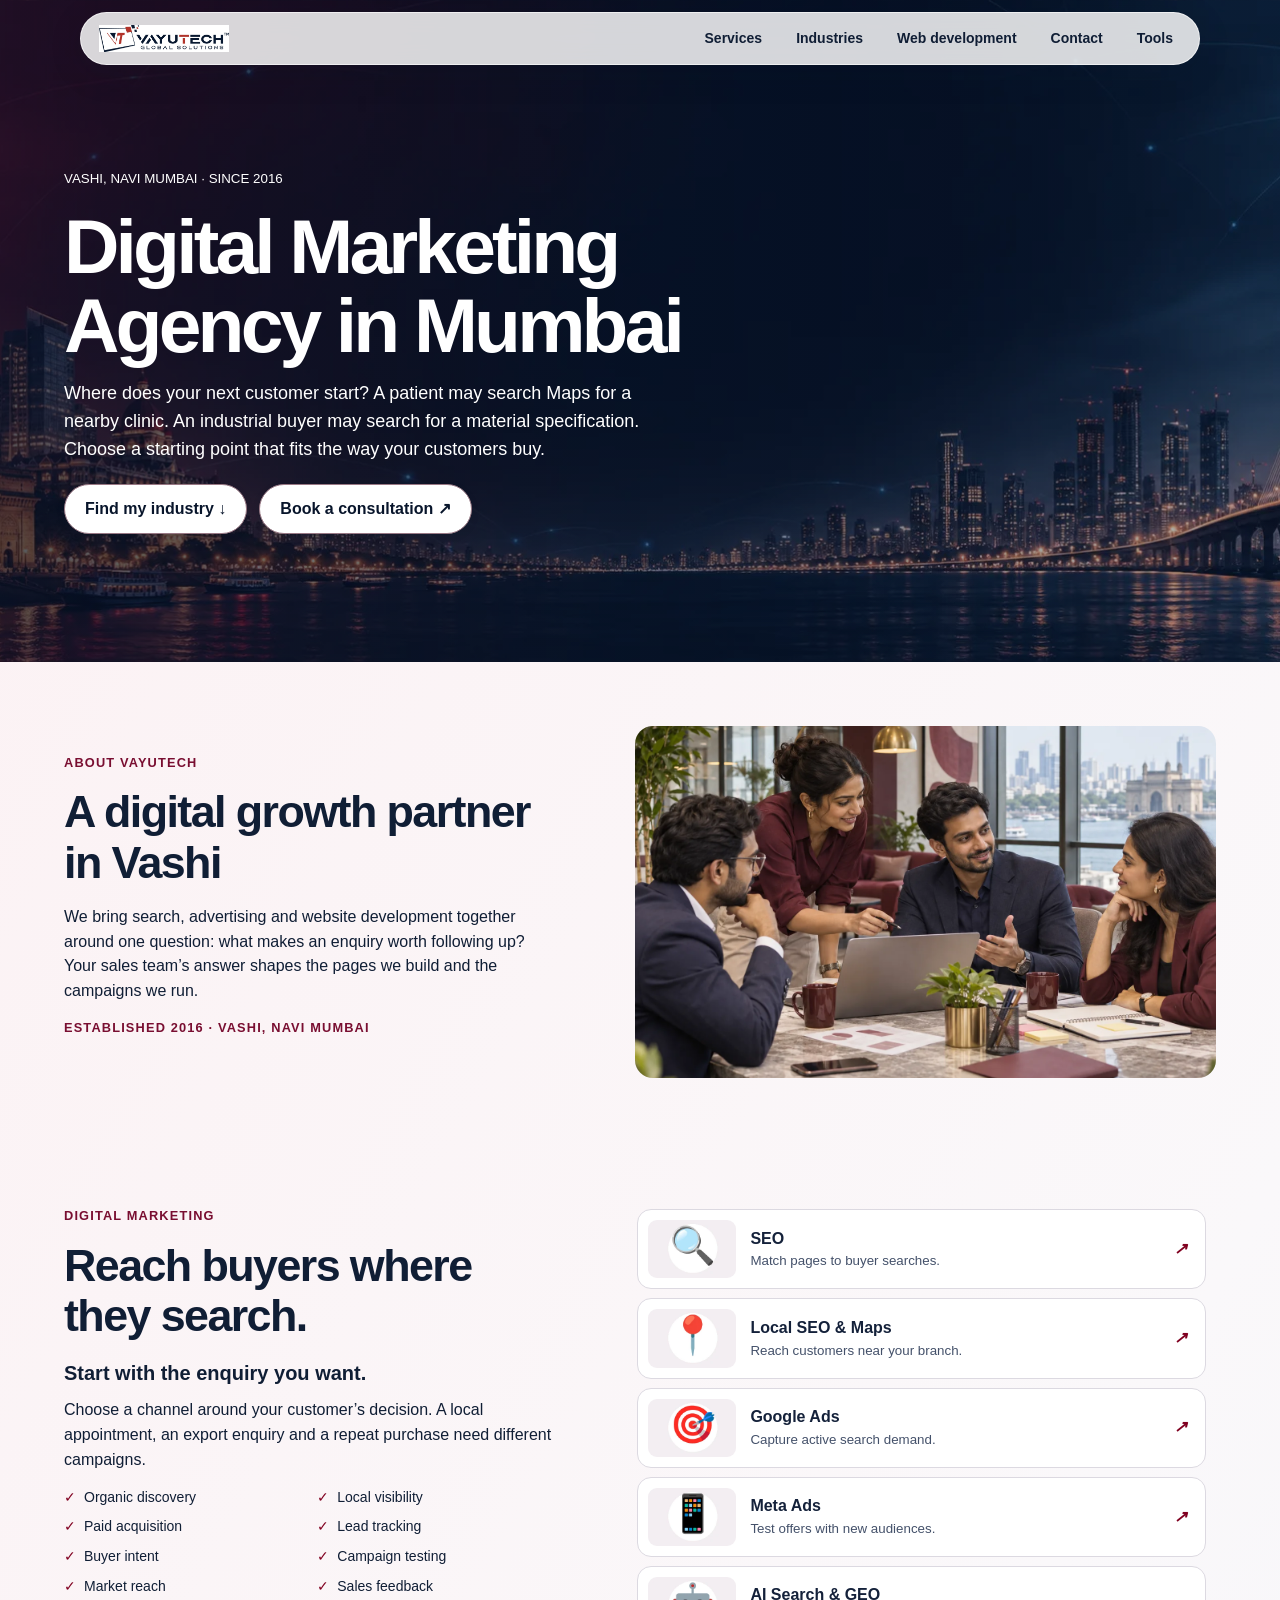
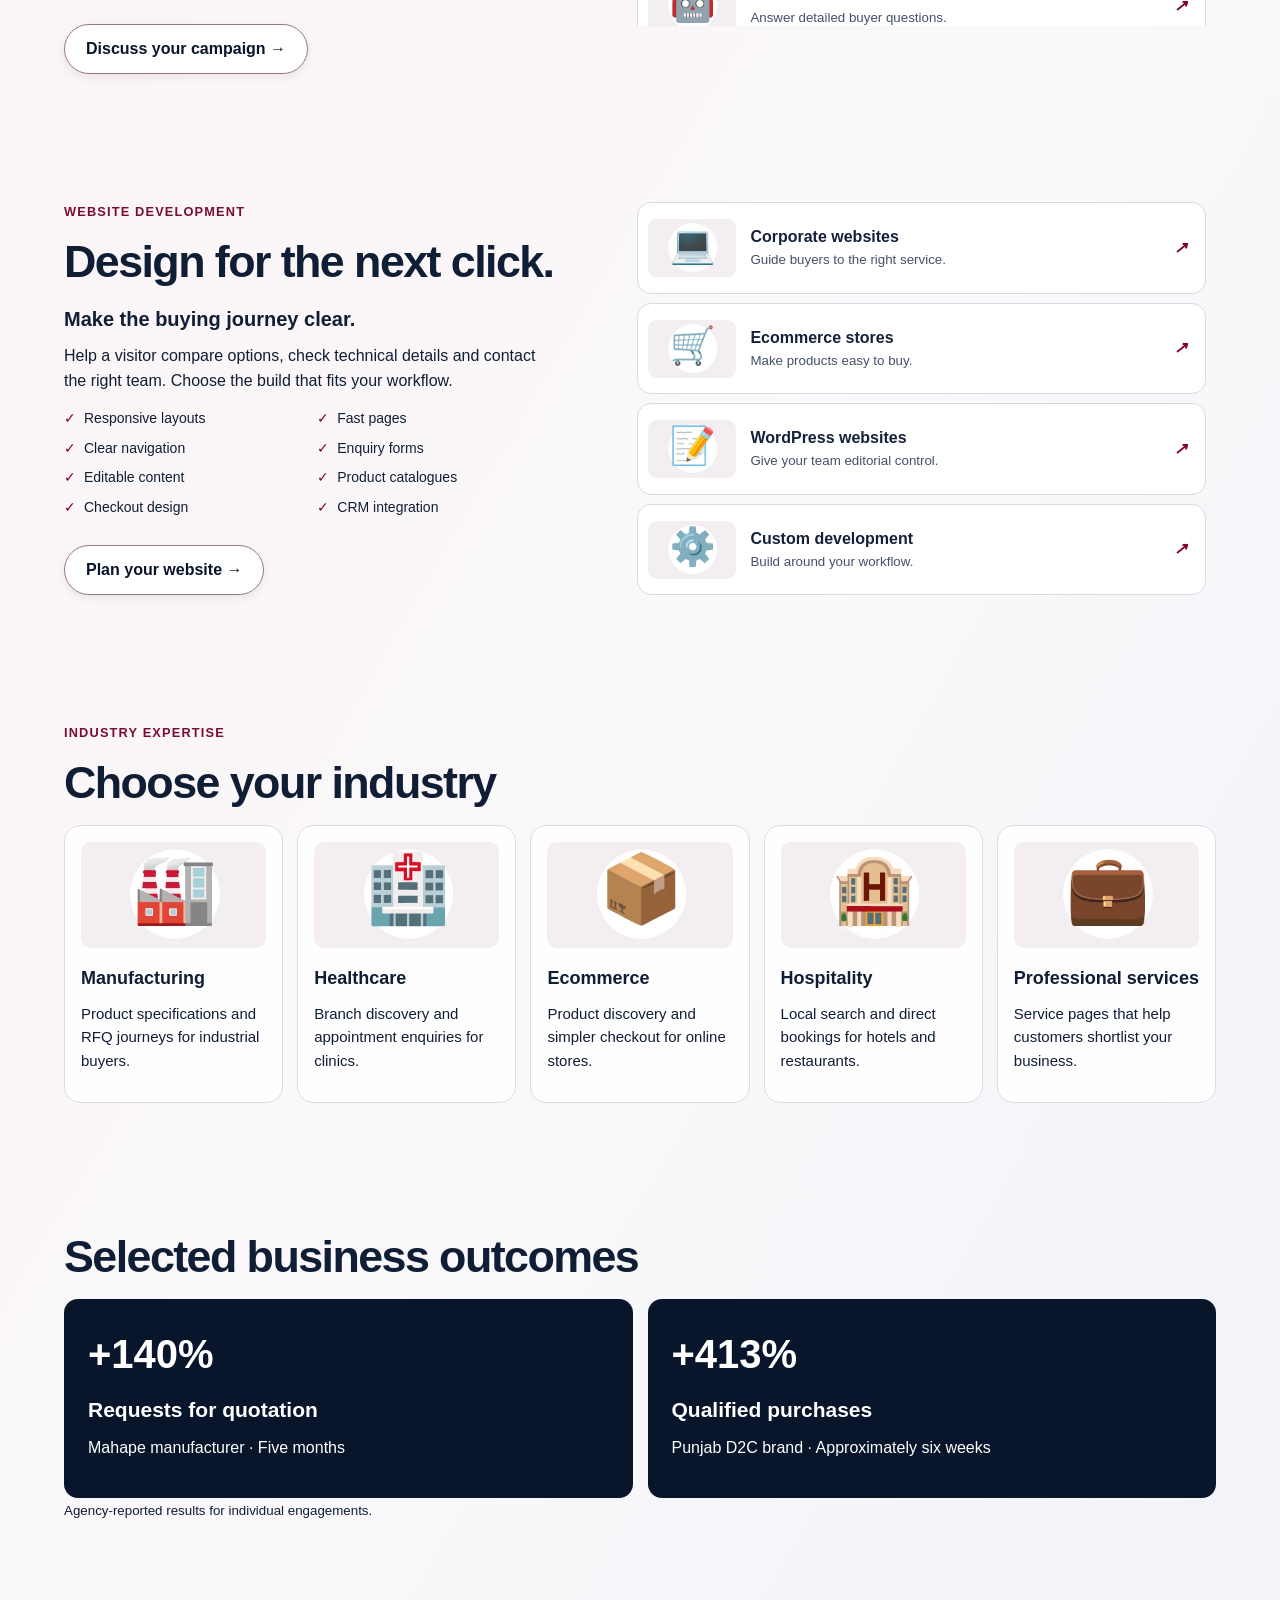
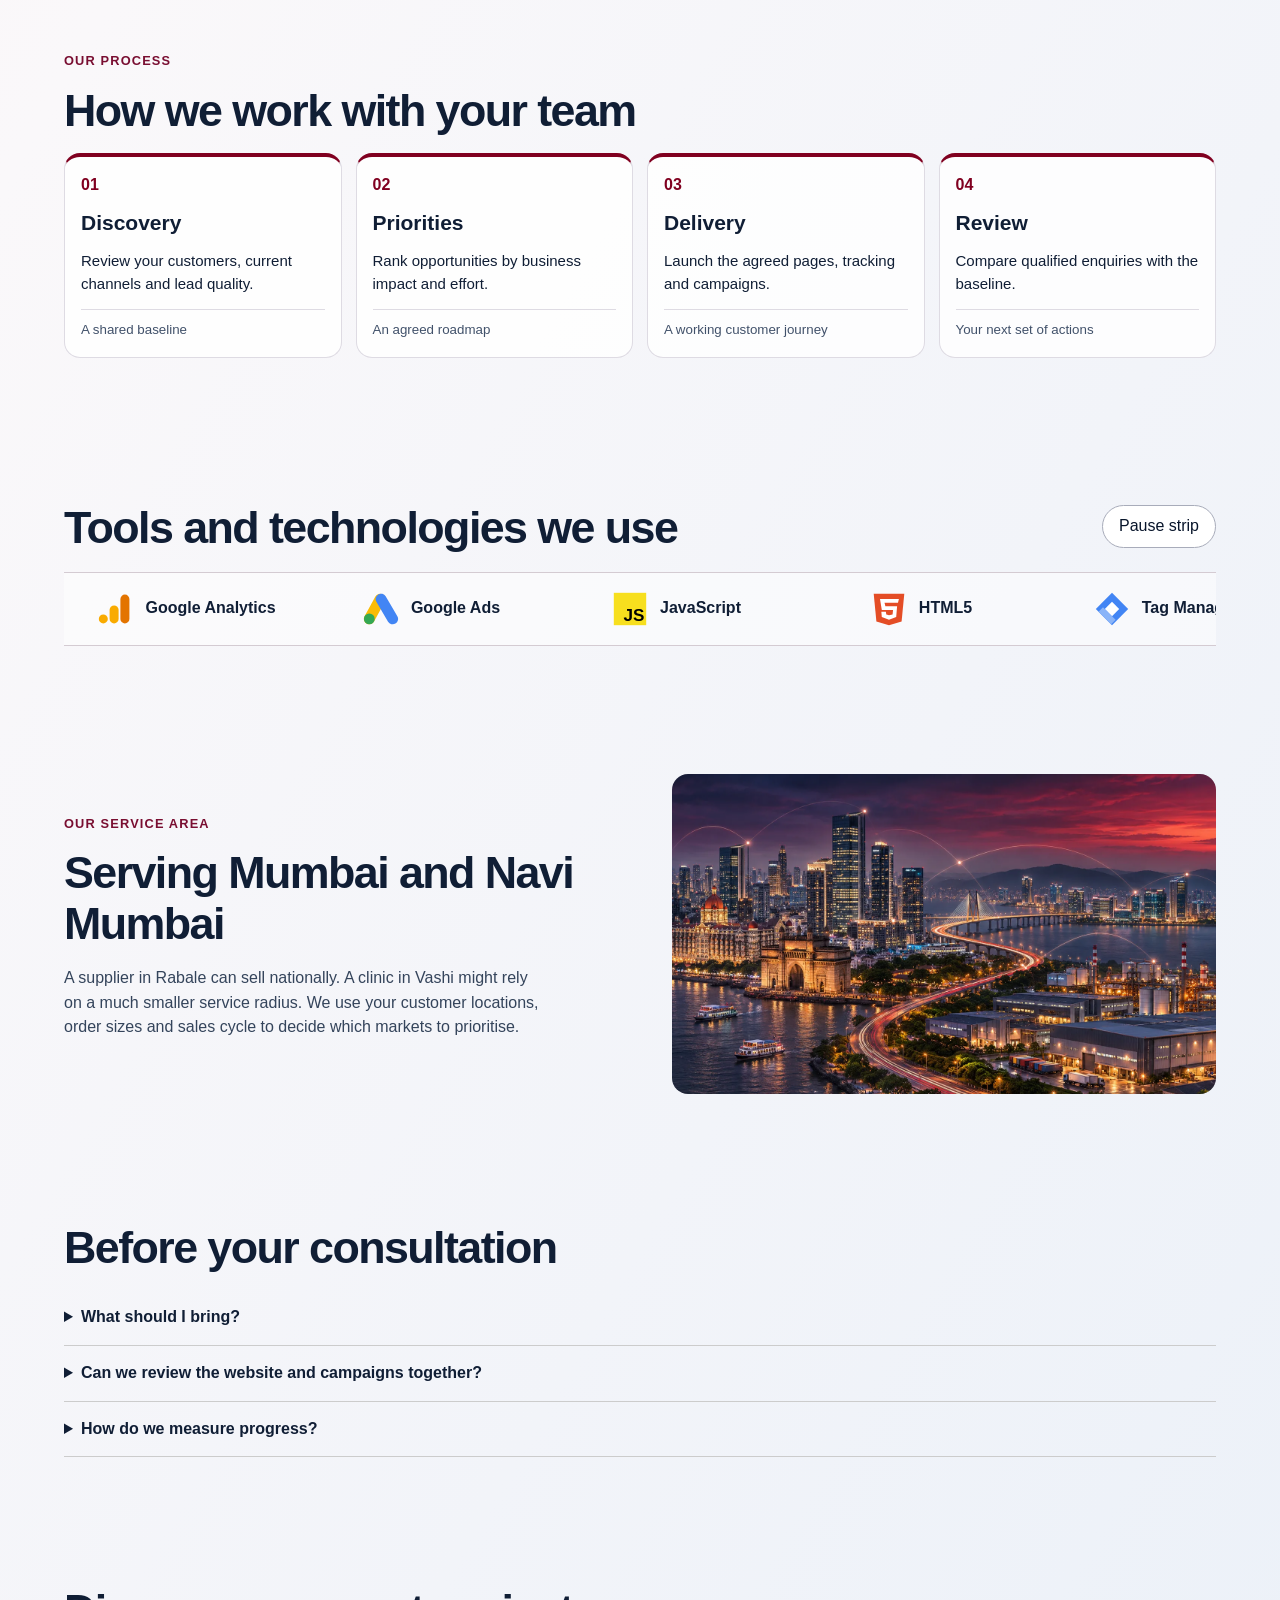
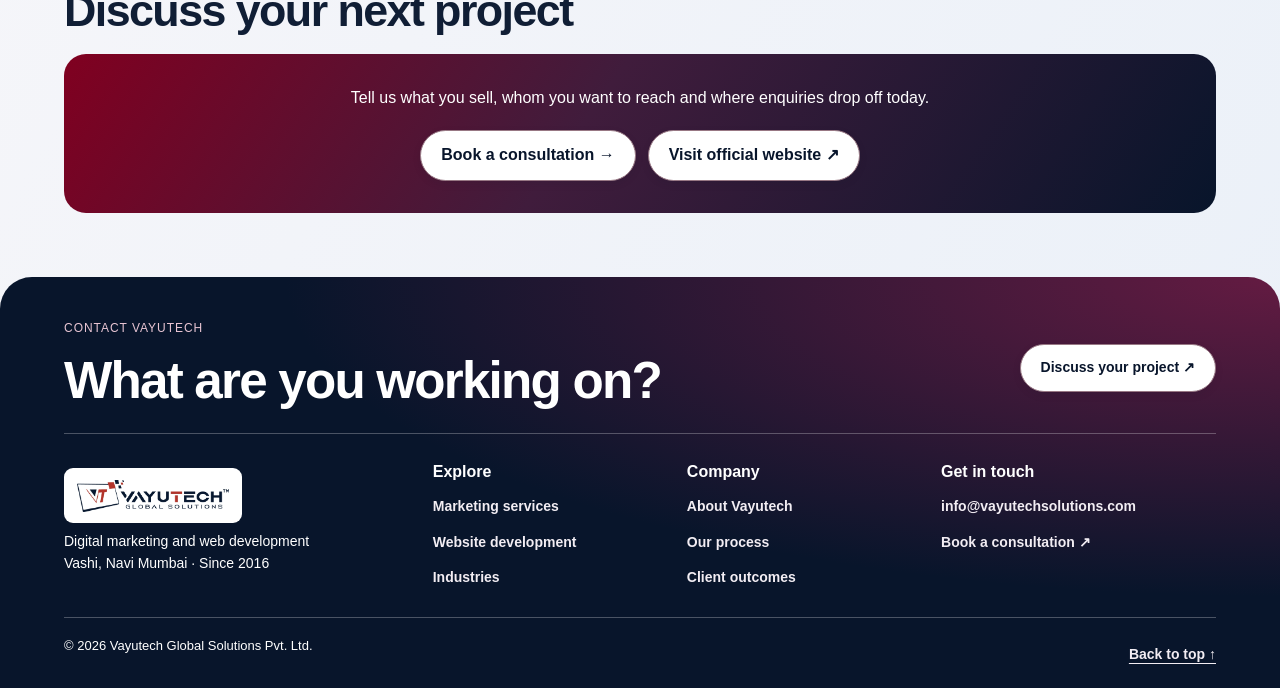
<file: index.html>
<!doctype html>
<html lang="en-IN"><head><meta charset="utf-8"><meta name="viewport" content="width=device-width,initial-scale=1"><title>Digital Marketing Agency in Mumbai | Vayutech Business Guide</title><meta name="description" content="Choose SEO, local search, paid campaigns or website development for your Mumbai business. Explore a practical industry guide from Vayutech in Vashi."><link rel="canonical" href="https://vayutech-global-solutions.github.io/digital-marketing-agency-mumbai/"><meta property="og:type" content="website"><meta property="og:url" content="https://vayutech-global-solutions.github.io/digital-marketing-agency-mumbai/"><meta property="og:title" content="Digital Marketing Agency in Mumbai | Vayutech Business Guide"><meta property="og:description" content="Choose SEO, local search, paid campaigns or website development for your Mumbai business. Explore a practical industry guide from Vayutech in Vashi."><meta property="og:image" content="https://vayutech-global-solutions.github.io/digital-marketing-agency-mumbai/assets/skyline.webp"><link rel="stylesheet" href="style.css"><script type="application/ld+json">{"@context": "https://schema.org", "@graph": [{"@type": "Organization", "@id": "https://vayutechsolutions.com/#organization", "name": "Vayutech Global Solutions Pvt. Ltd.", "url": "https://vayutechsolutions.com/", "foundingDate": "2016"}, {"@type": "WebSite", "url": "https://vayutech-global-solutions.github.io/digital-marketing-agency-mumbai/", "name": "Vayutech Mumbai Business Guide", "publisher": {"@id": "https://vayutechsolutions.com/#organization"}}, {"@type": "Service", "name": "Digital marketing services", "provider": {"@id": "https://vayutechsolutions.com/#organization"}, "areaServed": ["Mumbai", "Navi Mumbai"]}]}</script><script defer src="main.js"></script></head><body id="top"><a class="skip" href="#main">Skip to content</a><header><div class="wrap nav"><a class="brand" href="#top"><img class="brand-logo" src="assets/vayutech-logo.webp" alt="Vayutech Global Solutions"></a><button id="menu-toggle" aria-expanded="false" aria-controls="site-menu" hidden>Menu ☰</button><nav aria-label="Main navigation" id="site-menu"><a href="#services">Services</a><a href="#industries">Industries</a><a href="#web">Web development</a><a href="#contact">Contact</a><a href="#tools">Tools</a></nav></div></header><main id="main"><section class="hero"><div class="wrap"><small>VASHI, NAVI MUMBAI · SINCE 2016</small><h1>Digital Marketing Agency in Mumbai</h1><p>Where does your next customer start? A patient may search Maps for a nearby clinic. An industrial buyer may search for a material specification. Choose a starting point that fits the way your customers buy.</p><div class="actions"><a class="btn" href="#industries">Find my industry ↓</a><a class="btn" href="https://vayutechsolutions.com/contact/">Book a consultation ↗</a></div></div></section><section id="about"><div class="wrap about-layout"><div><p class="brow">About Vayutech</p><h2>A digital growth partner in Vashi</h2><p>We bring search, advertising and website development together around one question: what makes an enquiry worth following up? Your sales team’s answer shapes the pages we build and the campaigns we run.</p><p class="since">Established 2016 · Vashi, Navi Mumbai</p></div><img loading="lazy" src="assets/people.webp" alt="Illustration of a marketing strategy discussion"></div></section><section id="services"><div class="wrap showcase"><div class="copy"><p class="brow">Digital marketing</p><h2>Reach buyers where they search.</h2><h3>Start with the enquiry you want.</h3><p>Choose a channel around your customer’s decision. A local appointment, an export enquiry and a repeat purchase need different campaigns.</p><ul class="points"><li>Organic discovery</li><li>Local visibility</li><li>Paid acquisition</li><li>Lead tracking</li><li>Buyer intent</li><li>Campaign testing</li><li>Market reach</li><li>Sales feedback</li></ul><a class="pill" href="https://vayutechsolutions.com/contact/">Discuss your campaign →</a></div><div class="rail" tabindex="0" role="region" aria-label="Digital marketing cards"><a class="rowcard" href="https://vayutechsolutions.com/seo-company-in-mumbai/"><img loading="lazy" src="assets/services-0.webp" alt=""><span><b>SEO</b><small>Match pages to buyer searches.</small></span><i aria-hidden="true">↗</i></a><a class="rowcard" href="https://vayutechsolutions.com/local-seo-company-in-mumbai/"><img loading="lazy" src="assets/services-1.webp" alt=""><span><b>Local SEO &amp; Maps</b><small>Reach customers near your branch.</small></span><i aria-hidden="true">↗</i></a><a class="rowcard" href="https://vayutechsolutions.com/google-ads-agency-in-mumbai/"><img loading="lazy" src="assets/services-2.webp" alt=""><span><b>Google Ads</b><small>Capture active search demand.</small></span><i aria-hidden="true">↗</i></a><a class="rowcard" href="https://vayutechsolutions.com/meta-ads-agency-in-mumbai/"><img loading="lazy" src="assets/services-3.webp" alt=""><span><b>Meta Ads</b><small>Test offers with new audiences.</small></span><i aria-hidden="true">↗</i></a><a class="rowcard" href="https://vayutechsolutions.com/geo-agency-in-mumbai/"><img loading="lazy" src="assets/services-4.webp" alt=""><span><b>AI Search &amp; GEO</b><small>Answer detailed buyer questions.</small></span><i aria-hidden="true">↗</i></a><a class="rowcard" href="https://vayutechsolutions.com/social-media-optimisation-agency-in-mumbai/"><img loading="lazy" src="assets/services-5.webp" alt=""><span><b>Social Media</b><small>Show your products in use.</small></span><i aria-hidden="true">↗</i></a><a class="rowcard" href="https://vayutechsolutions.com/b2b-seo-company-in-mumbai/"><img loading="lazy" src="assets/services-6.webp" alt=""><span><b>B2B SEO</b><small>Turn specifications into RFQs.</small></span><i aria-hidden="true">↗</i></a><a class="rowcard" href="https://vayutechsolutions.com/international-seo-company-in-mumbai/"><img loading="lazy" src="assets/services-7.webp" alt=""><span><b>International SEO</b><small>Reach buyers across borders.</small></span><i aria-hidden="true">↗</i></a></div></div></section><section id="web"><div class="wrap showcase"><div class="copy"><p class="brow">Website development</p><h2>Design for the next click.</h2><h3>Make the buying journey clear.</h3><p>Help a visitor compare options, check technical details and contact the right team. Choose the build that fits your workflow.</p><ul class="points"><li>Responsive layouts</li><li>Fast pages</li><li>Clear navigation</li><li>Enquiry forms</li><li>Editable content</li><li>Product catalogues</li><li>Checkout design</li><li>CRM integration</li></ul><a class="pill" href="https://vayutechsolutions.com/website-development-company-in-mumbai/">Plan your website →</a></div><div class="rail" tabindex="0" role="region" aria-label="Website development cards"><a class="rowcard" href="https://vayutechsolutions.com/website-development-company-in-mumbai/"><img loading="lazy" src="assets/web-0.webp" alt=""><span><b>Corporate websites</b><small>Guide buyers to the right service.</small></span><i aria-hidden="true">↗</i></a><a class="rowcard" href="https://vayutechsolutions.com/ecommerce-website-development-company-mumbai/"><img loading="lazy" src="assets/web-1.webp" alt=""><span><b>Ecommerce stores</b><small>Make products easy to buy.</small></span><i aria-hidden="true">↗</i></a><a class="rowcard" href="https://vayutechsolutions.com/wordpress-website-development-company-mumbai/"><img loading="lazy" src="assets/web-2.webp" alt=""><span><b>WordPress websites</b><small>Give your team editorial control.</small></span><i aria-hidden="true">↗</i></a><a class="rowcard" href="https://vayutechsolutions.com/custom-website-development-company-mumbai/"><img loading="lazy" src="assets/web-3.webp" alt=""><span><b>Custom development</b><small>Build around your workflow.</small></span><i aria-hidden="true">↗</i></a></div></div></section><section id="industries"><div class="wrap"><p class="brow">Industry expertise</p><h2>Choose your industry</h2><div class="sector-grid"><article><img loading="lazy" src="assets/sector-0.webp" alt="Manufacturing illustration"><h3>Manufacturing</h3><p>Product specifications and RFQ journeys for industrial buyers.</p></article><article><img loading="lazy" src="assets/sector-1.webp" alt="Healthcare illustration"><h3>Healthcare</h3><p>Branch discovery and appointment enquiries for clinics.</p></article><article><img loading="lazy" src="assets/sector-2.webp" alt="Ecommerce illustration"><h3>Ecommerce</h3><p>Product discovery and simpler checkout for online stores.</p></article><article><img loading="lazy" src="assets/sector-3.webp" alt="Hospitality illustration"><h3>Hospitality</h3><p>Local search and direct bookings for hotels and restaurants.</p></article><article><img loading="lazy" src="assets/sector-4.webp" alt="Professional services illustration"><h3>Professional services</h3><p>Service pages that help customers shortlist your business.</p></article></div></div></section><section id="results"><div class="wrap"><h2>Selected business outcomes</h2><div class="results"><article><strong>+140%</strong><h3>Requests for quotation</h3><p>Mahape manufacturer · Five months</p></article><article><strong>+413%</strong><h3>Qualified purchases</h3><p>Punjab D2C brand · Approximately six weeks</p></article></div><small>Agency-reported results for individual engagements.</small></div></section><section id="process"><div class="wrap"><p class="brow">Our process</p><h2>How we work with your team</h2><ol class="timeline"><li><span>01</span><h3>Discovery</h3><p>Review your customers, current channels and lead quality.</p><small>A shared baseline</small></li><li><span>02</span><h3>Priorities</h3><p>Rank opportunities by business impact and effort.</p><small>An agreed roadmap</small></li><li><span>03</span><h3>Delivery</h3><p>Launch the agreed pages, tracking and campaigns.</p><small>A working customer journey</small></li><li><span>04</span><h3>Review</h3><p>Compare qualified enquiries with the baseline.</p><small>Your next set of actions</small></li></ol></div></section><section id="tools"><div class="wrap"><div class="tool-title"><h2>Tools and technologies we use</h2><button id="motion" hidden>Pause strip</button></div><div class="belt"><div class="track"><div class="tool-set"><span class="tool-logo"><svg viewbox="0 0 40 40" aria-hidden="true"><rect x="26" y="4" width="10" height="32" rx="5" fill="#e37400"></rect><rect x="14" y="16" width="10" height="20" rx="5" fill="#f9ab00"></rect><circle cx="7" cy="31" r="5" fill="#f9ab00"></circle></svg>Google Analytics</span><span class="tool-logo"><svg viewbox="0 0 40 40" aria-hidden="true"><path d="M7 31L19 9" stroke="#fbbc04" stroke-width="12" stroke-linecap="round"></path><path d="M20 9L33 31" stroke="#4285f4" stroke-width="12" stroke-linecap="round"></path><circle cx="7" cy="31" r="6" fill="#34a853"></circle></svg>Google Ads</span><span class="tool-logo"><svg viewbox="0 0 40 40" aria-hidden="true"><rect x="2" y="2" width="36" height="36" fill="#f7df1e"></rect><text x="36" y="33" text-anchor="end" font-family="Arial" font-weight="bold" font-size="19">JS</text></svg>JavaScript</span><span class="tool-logo"><svg viewbox="0 0 40 40" aria-hidden="true"><path fill="#e44d26" d="M3 3h34l-3 31-14 4-14-4z"></path><path fill="white" d="M10 9h21l-1 4H15l1 4h13l-1 12-8 3-8-3-.5-6h5l.5 3 3 1 4-1 .5-5H12z"></path></svg>HTML5</span><span class="tool-logo"><svg viewbox="0 0 40 40" aria-hidden="true"><path d="M20 2L38 20 20 38 2 20z" fill="#4285f4"></path><path d="M20 12l8 8-8 8-8-8z" fill="white"></path><path d="M5 23l5-5 14 14-5 5z" fill="#8ab4f8"></path></svg>Tag Manager</span></div><div class="tool-set" aria-hidden="true"><span class="tool-logo"><svg viewbox="0 0 40 40" aria-hidden="true"><rect x="26" y="4" width="10" height="32" rx="5" fill="#e37400"></rect><rect x="14" y="16" width="10" height="20" rx="5" fill="#f9ab00"></rect><circle cx="7" cy="31" r="5" fill="#f9ab00"></circle></svg>Google Analytics</span><span class="tool-logo"><svg viewbox="0 0 40 40" aria-hidden="true"><path d="M7 31L19 9" stroke="#fbbc04" stroke-width="12" stroke-linecap="round"></path><path d="M20 9L33 31" stroke="#4285f4" stroke-width="12" stroke-linecap="round"></path><circle cx="7" cy="31" r="6" fill="#34a853"></circle></svg>Google Ads</span><span class="tool-logo"><svg viewbox="0 0 40 40" aria-hidden="true"><rect x="2" y="2" width="36" height="36" fill="#f7df1e"></rect><text x="36" y="33" text-anchor="end" font-family="Arial" font-weight="bold" font-size="19">JS</text></svg>JavaScript</span><span class="tool-logo"><svg viewbox="0 0 40 40" aria-hidden="true"><path fill="#e44d26" d="M3 3h34l-3 31-14 4-14-4z"></path><path fill="white" d="M10 9h21l-1 4H15l1 4h13l-1 12-8 3-8-3-.5-6h5l.5 3 3 1 4-1 .5-5H12z"></path></svg>HTML5</span><span class="tool-logo"><svg viewbox="0 0 40 40" aria-hidden="true"><path d="M20 2L38 20 20 38 2 20z" fill="#4285f4"></path><path d="M20 12l8 8-8 8-8-8z" fill="white"></path><path d="M5 23l5-5 14 14-5 5z" fill="#8ab4f8"></path></svg>Tag Manager</span></div></div></div></div></section><section id="local"><div class="wrap"><div class="split"><div class="market-copy"><p class="brow">Our service area</p><h2>Serving Mumbai and Navi Mumbai</h2><p>A supplier in Rabale can sell nationally. A clinic in Vashi might rely on a much smaller service radius. We use your customer locations, order sizes and sales cycle to decide which markets to prioritise.</p></div><img class="photo" loading="lazy" src="assets/region.webp" alt="Conceptual Mumbai skyline and industrial district"></div></div></section><section id="faq"><div class="wrap"><h2>Before your consultation</h2><details><summary>What should I bring?</summary><p>Your website, target market and examples of good and poor enquiries help us identify gaps in your current approach.</p></details><details><summary>Can we review the website and campaigns together?</summary><p>Yes. We can trace a customer journey from the first search to the landing page, enquiry form and sales follow-up.</p></details><details><summary>How do we measure progress?</summary><p>Agree a baseline and timeframe. Track booked appointments, qualified RFQs or purchases alongside channel costs.</p></details></div></section><section id="contact"><div class="wrap"><h2>Discuss your next project</h2><div class="shell closing"><p>Tell us what you sell, whom you want to reach and where enquiries drop off today.</p><div class="actions"><a class="btn" href="https://vayutechsolutions.com/contact/">Book a consultation →</a><a class="btn" href="https://vayutechsolutions.com/">Visit official website ↗</a></div></div></div></section></main><footer><div class="wrap footer-lead"><div><p class="footer-label">Contact Vayutech</p><h2>What are you working on?</h2></div><a class="btn" href="https://vayutechsolutions.com/contact/">Discuss your project ↗</a></div><div class="wrap footer-grid"><div><a class="flogo" href="#top"><img class="brand-logo" src="assets/vayutech-logo.webp" alt="Vayutech Global Solutions"></a><p>Digital marketing and web development<br>Vashi, Navi Mumbai · Since 2016</p></div><div><b>Explore</b><a href="#services">Marketing services</a><a href="#web">Website development</a><a href="#industries">Industries</a></div><div><b>Company</b><a href="#about">About Vayutech</a><a href="#process">Our process</a><a href="#results">Client outcomes</a></div><div><b>Get in touch</b><a href="mailto:info@vayutechsolutions.com">info@vayutechsolutions.com</a><a href="https://vayutechsolutions.com/contact/">Book a consultation ↗</a></div></div><div class="wrap copyright">© 2026 Vayutech Global Solutions Pvt. Ltd.<a href="#top">Back to top ↑</a></div></footer></body></html>
</file>
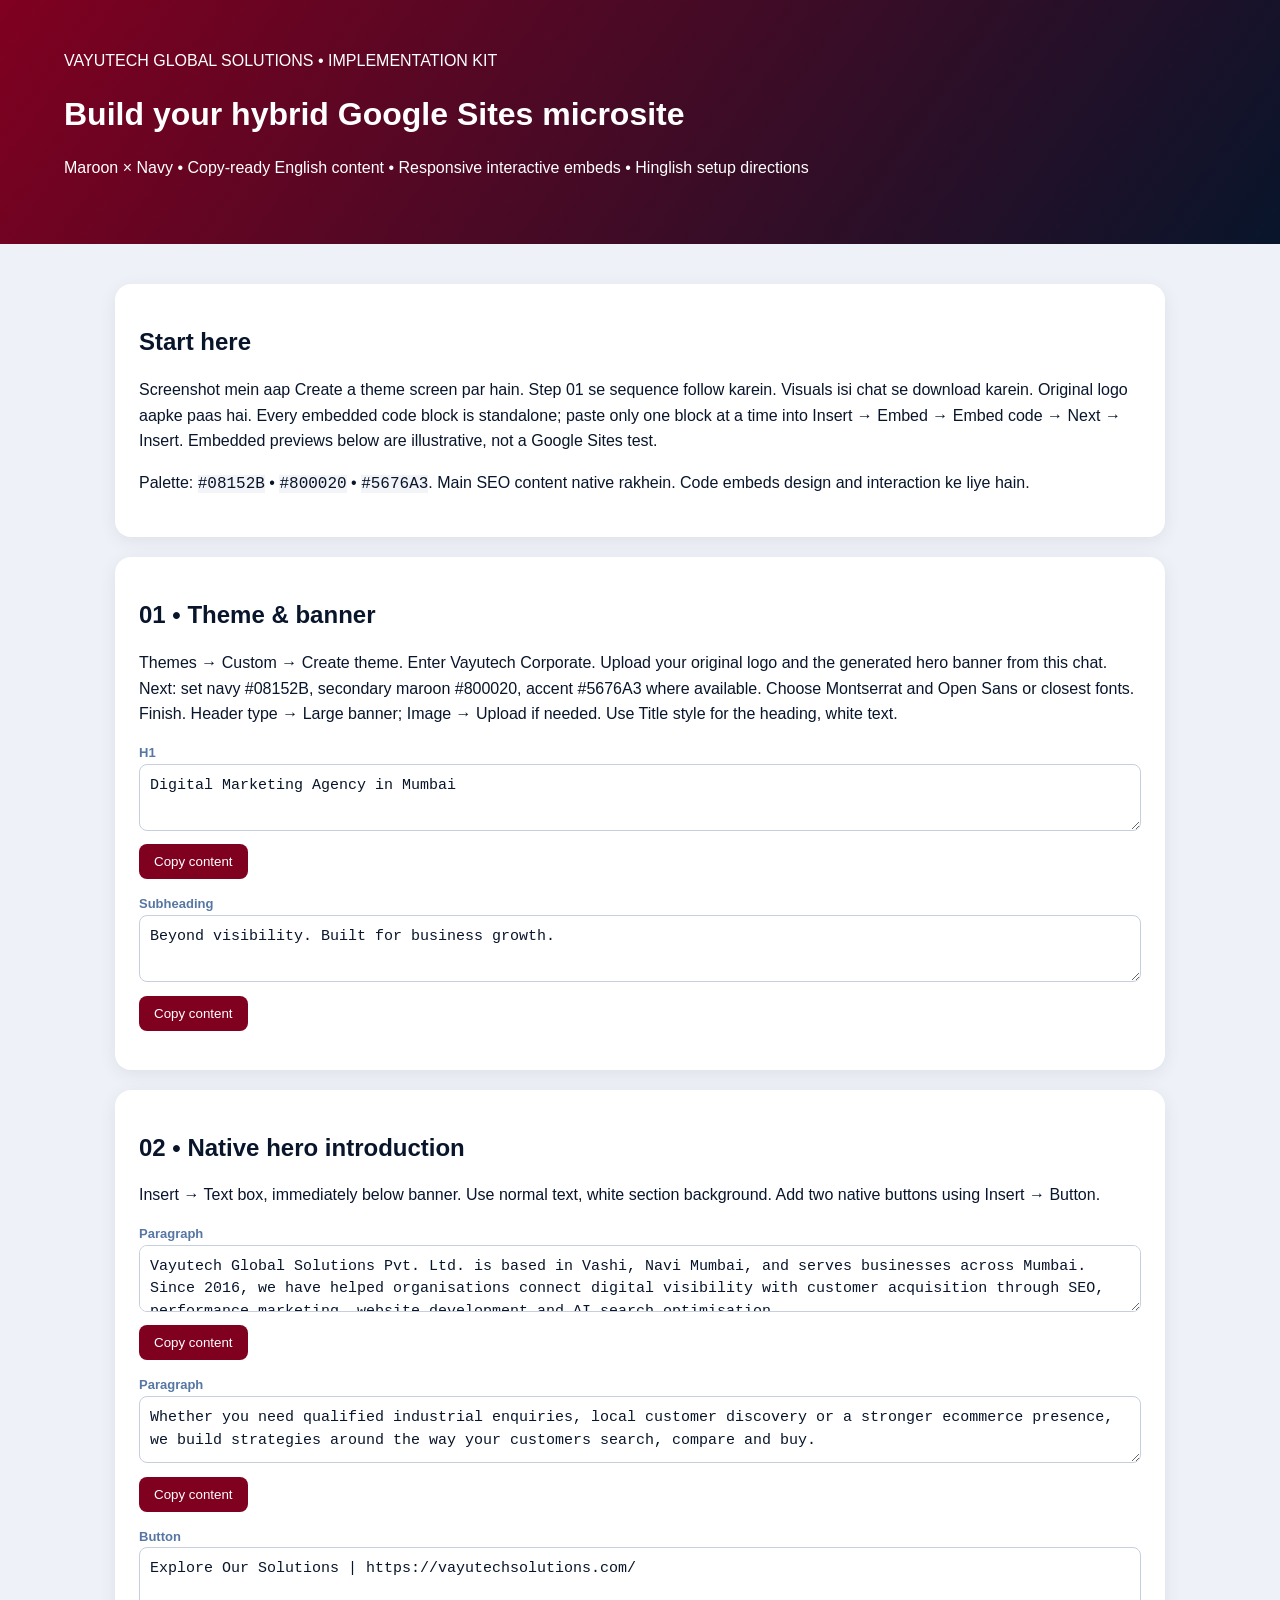
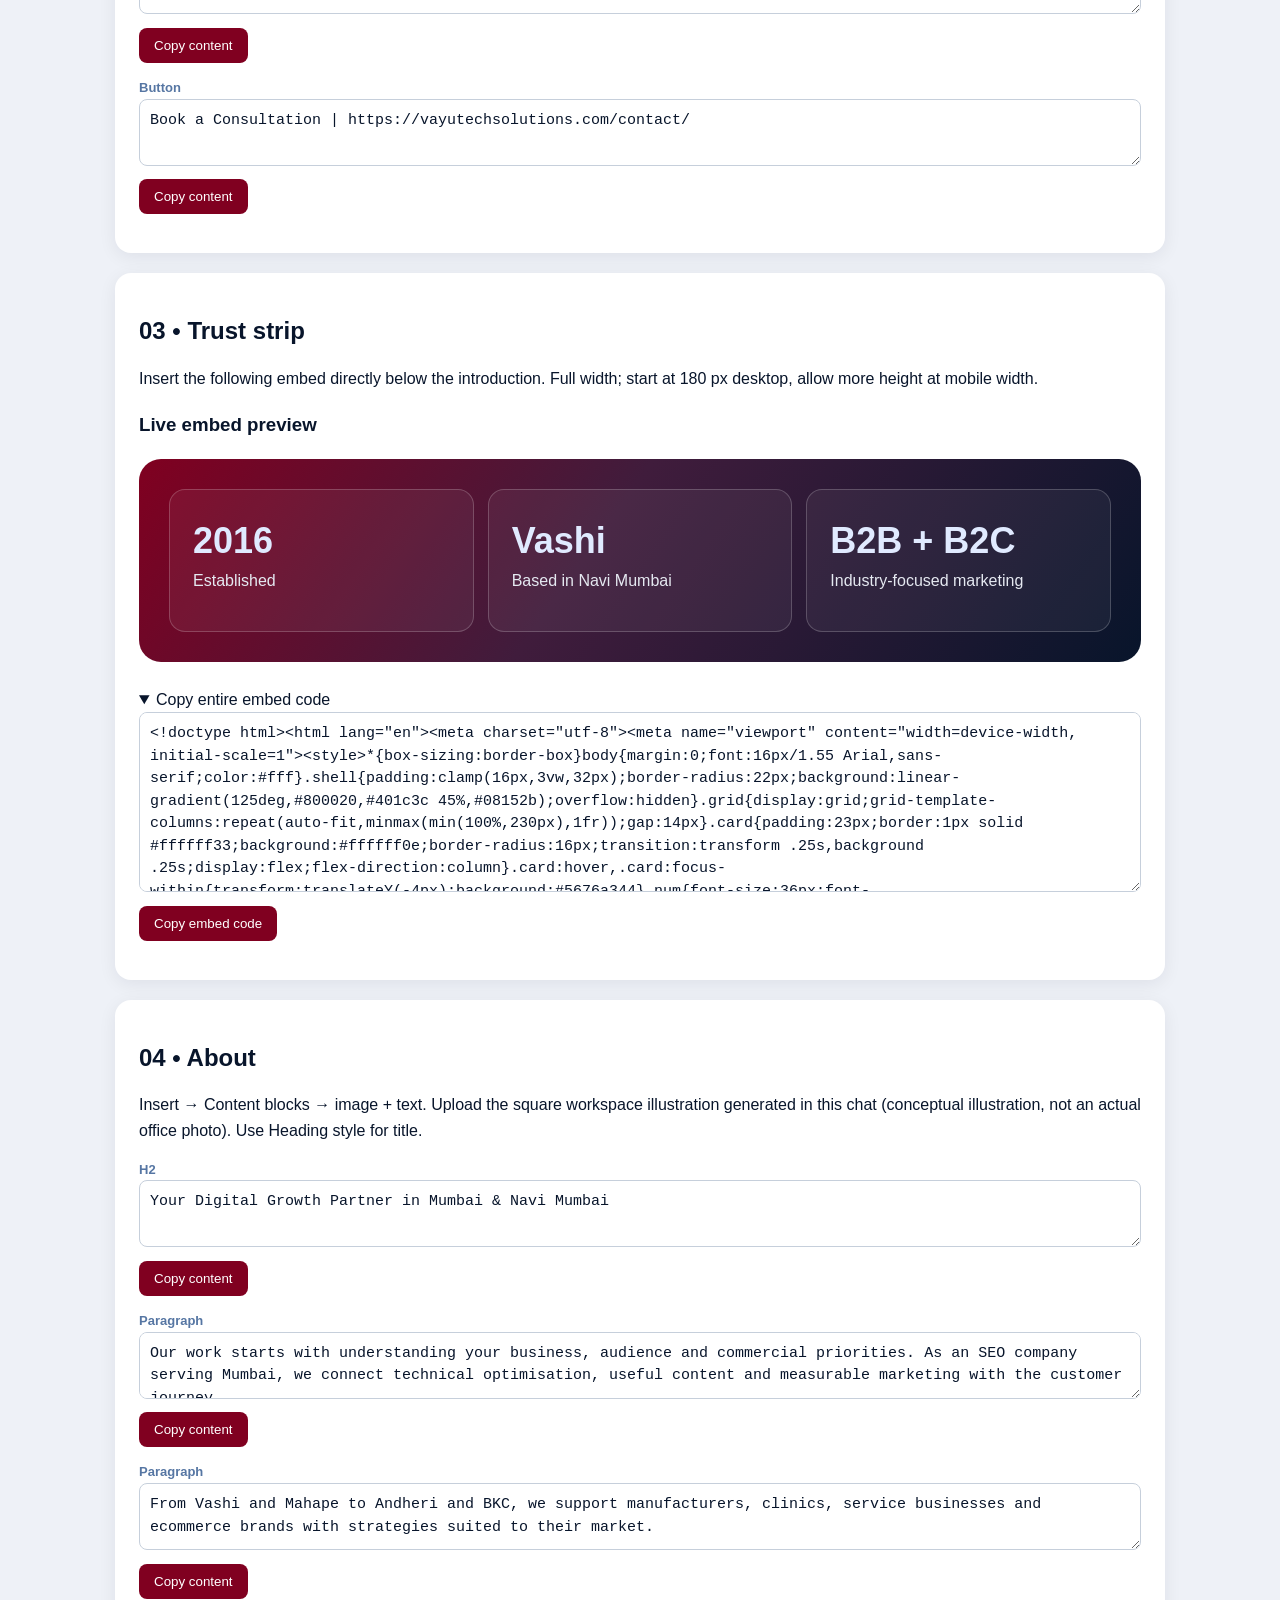
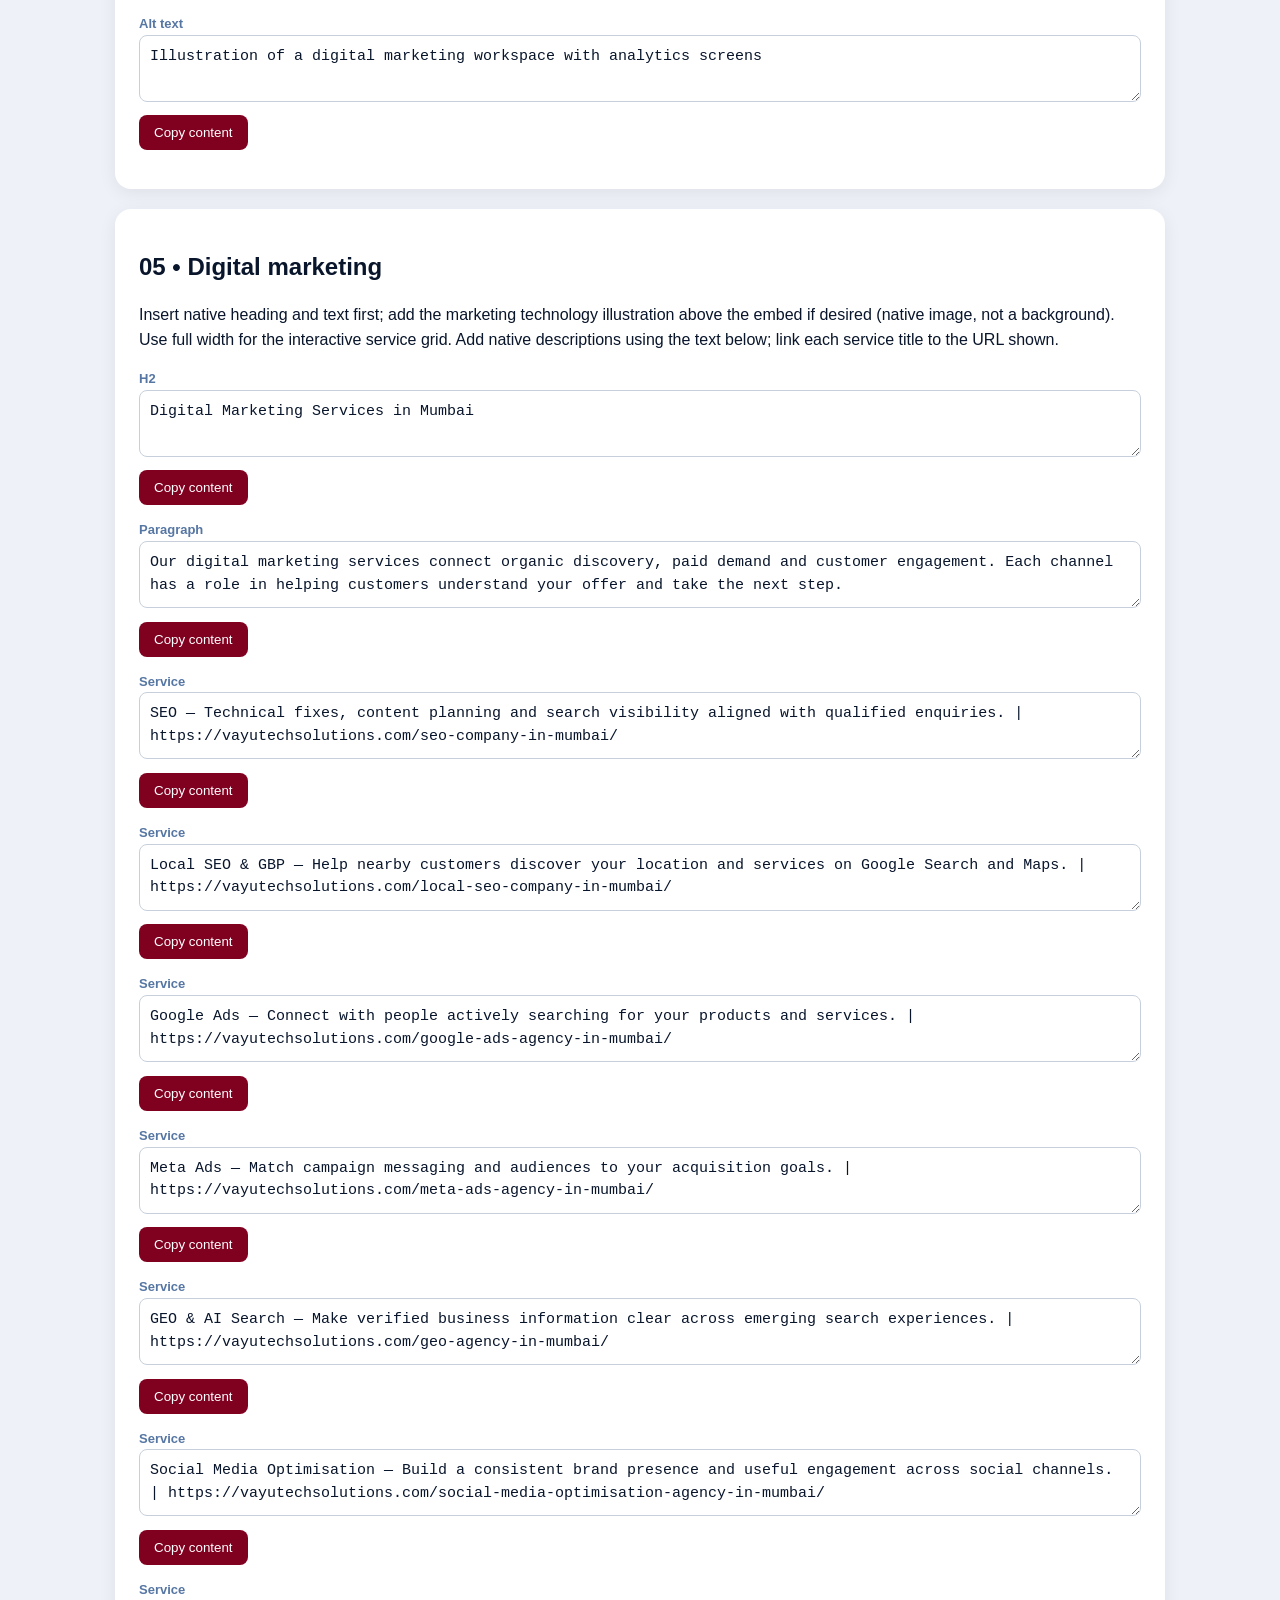
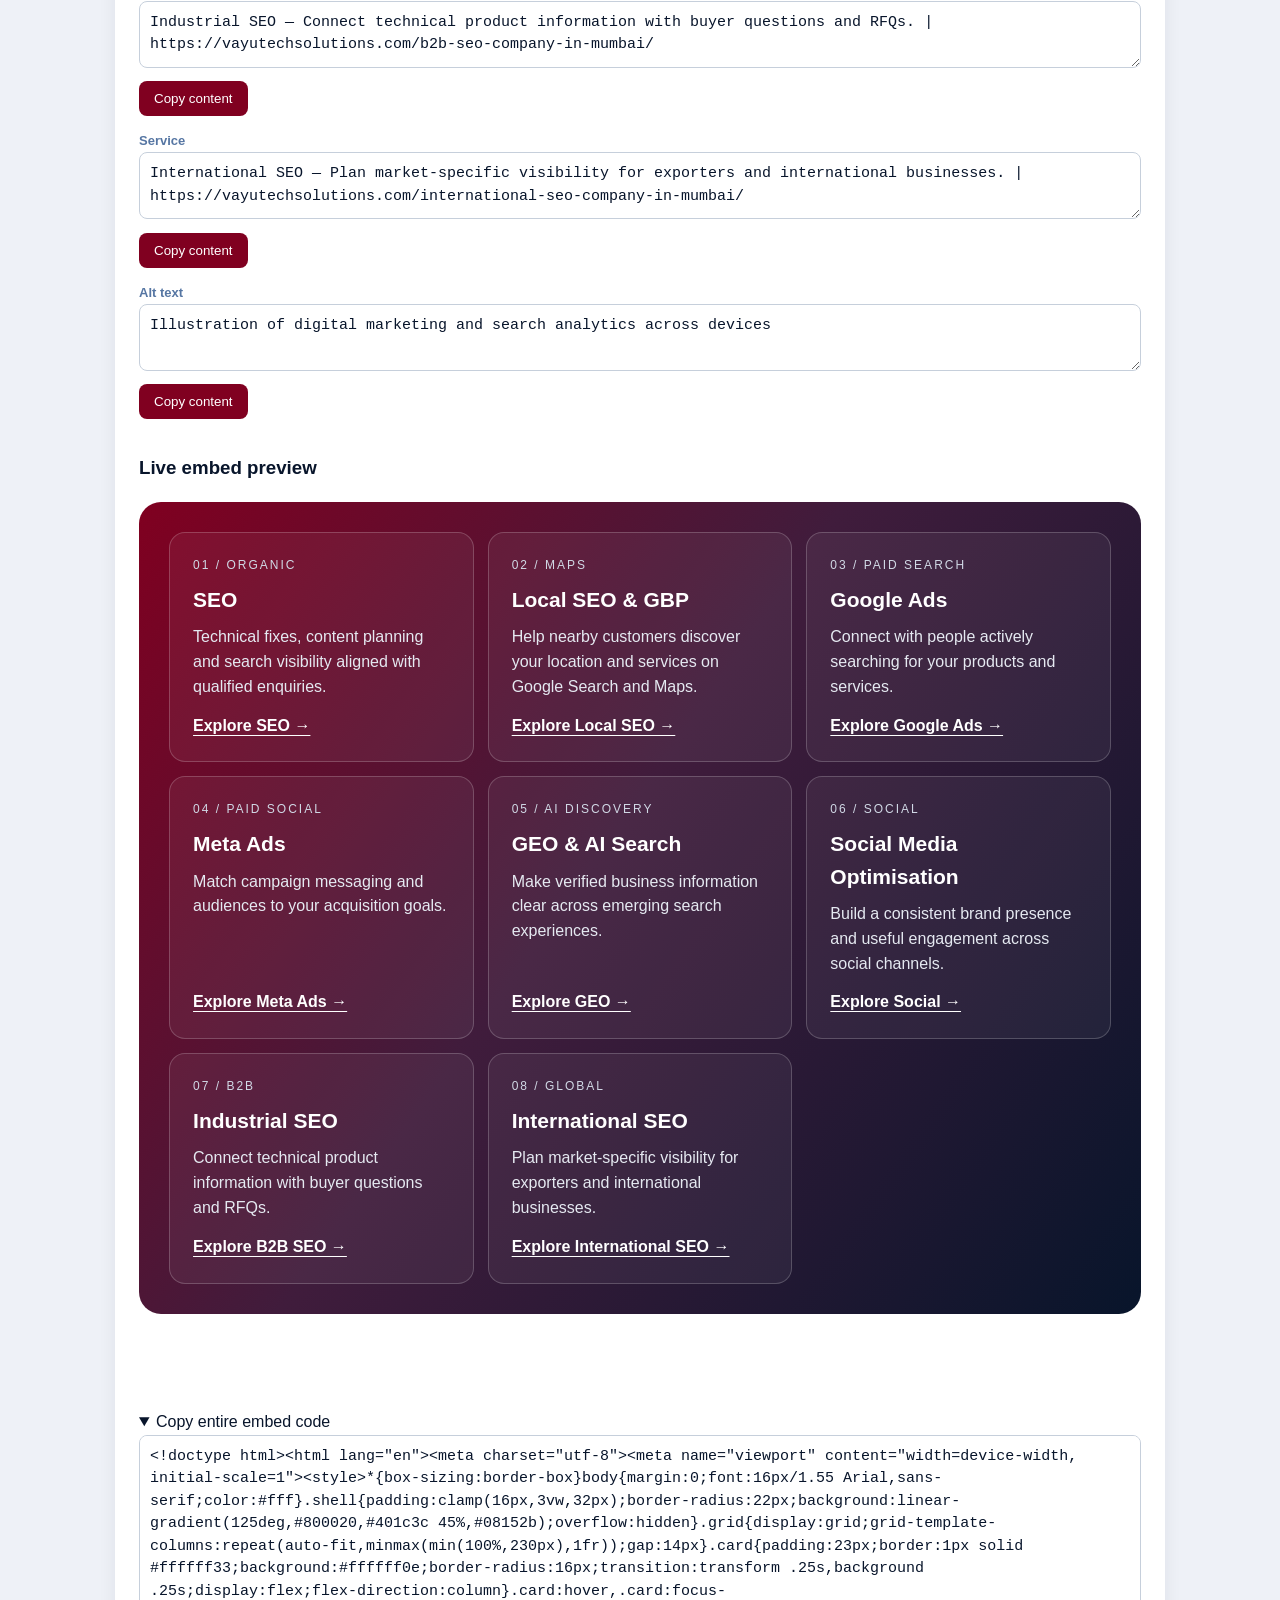
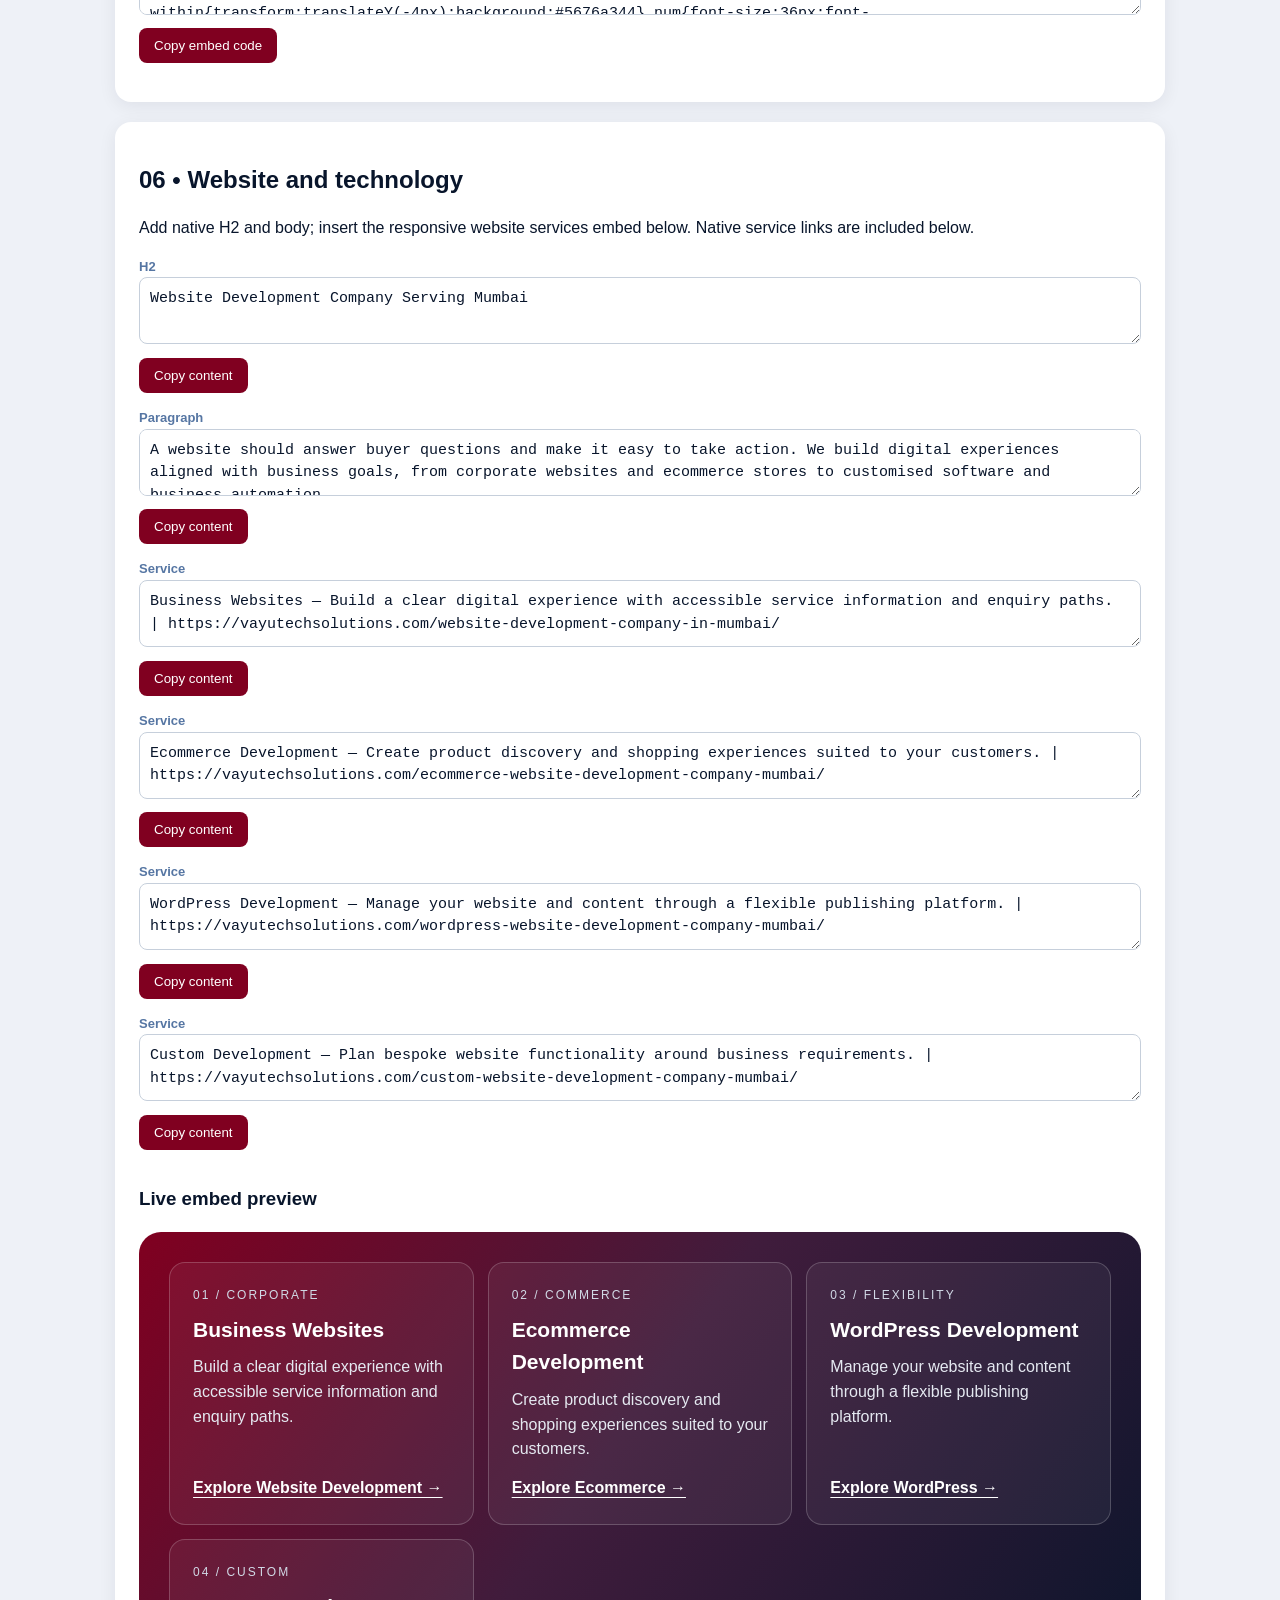
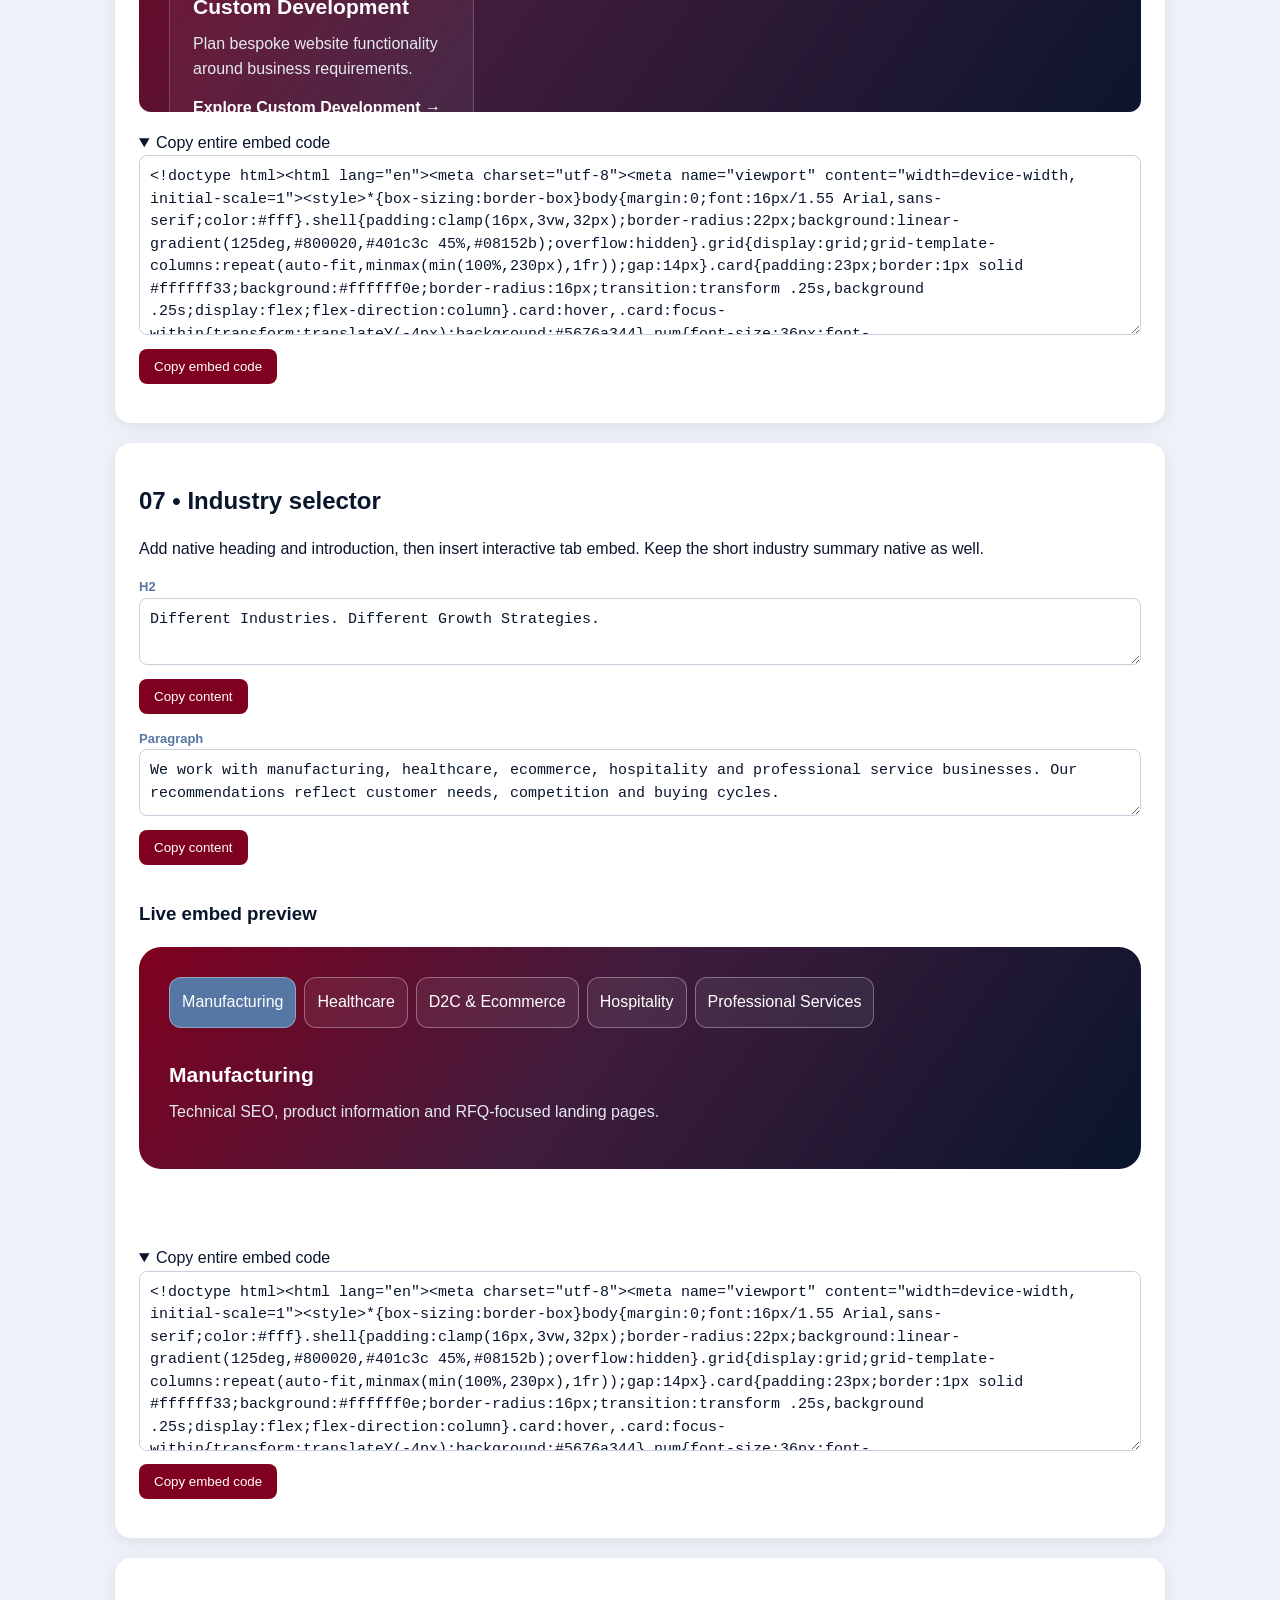
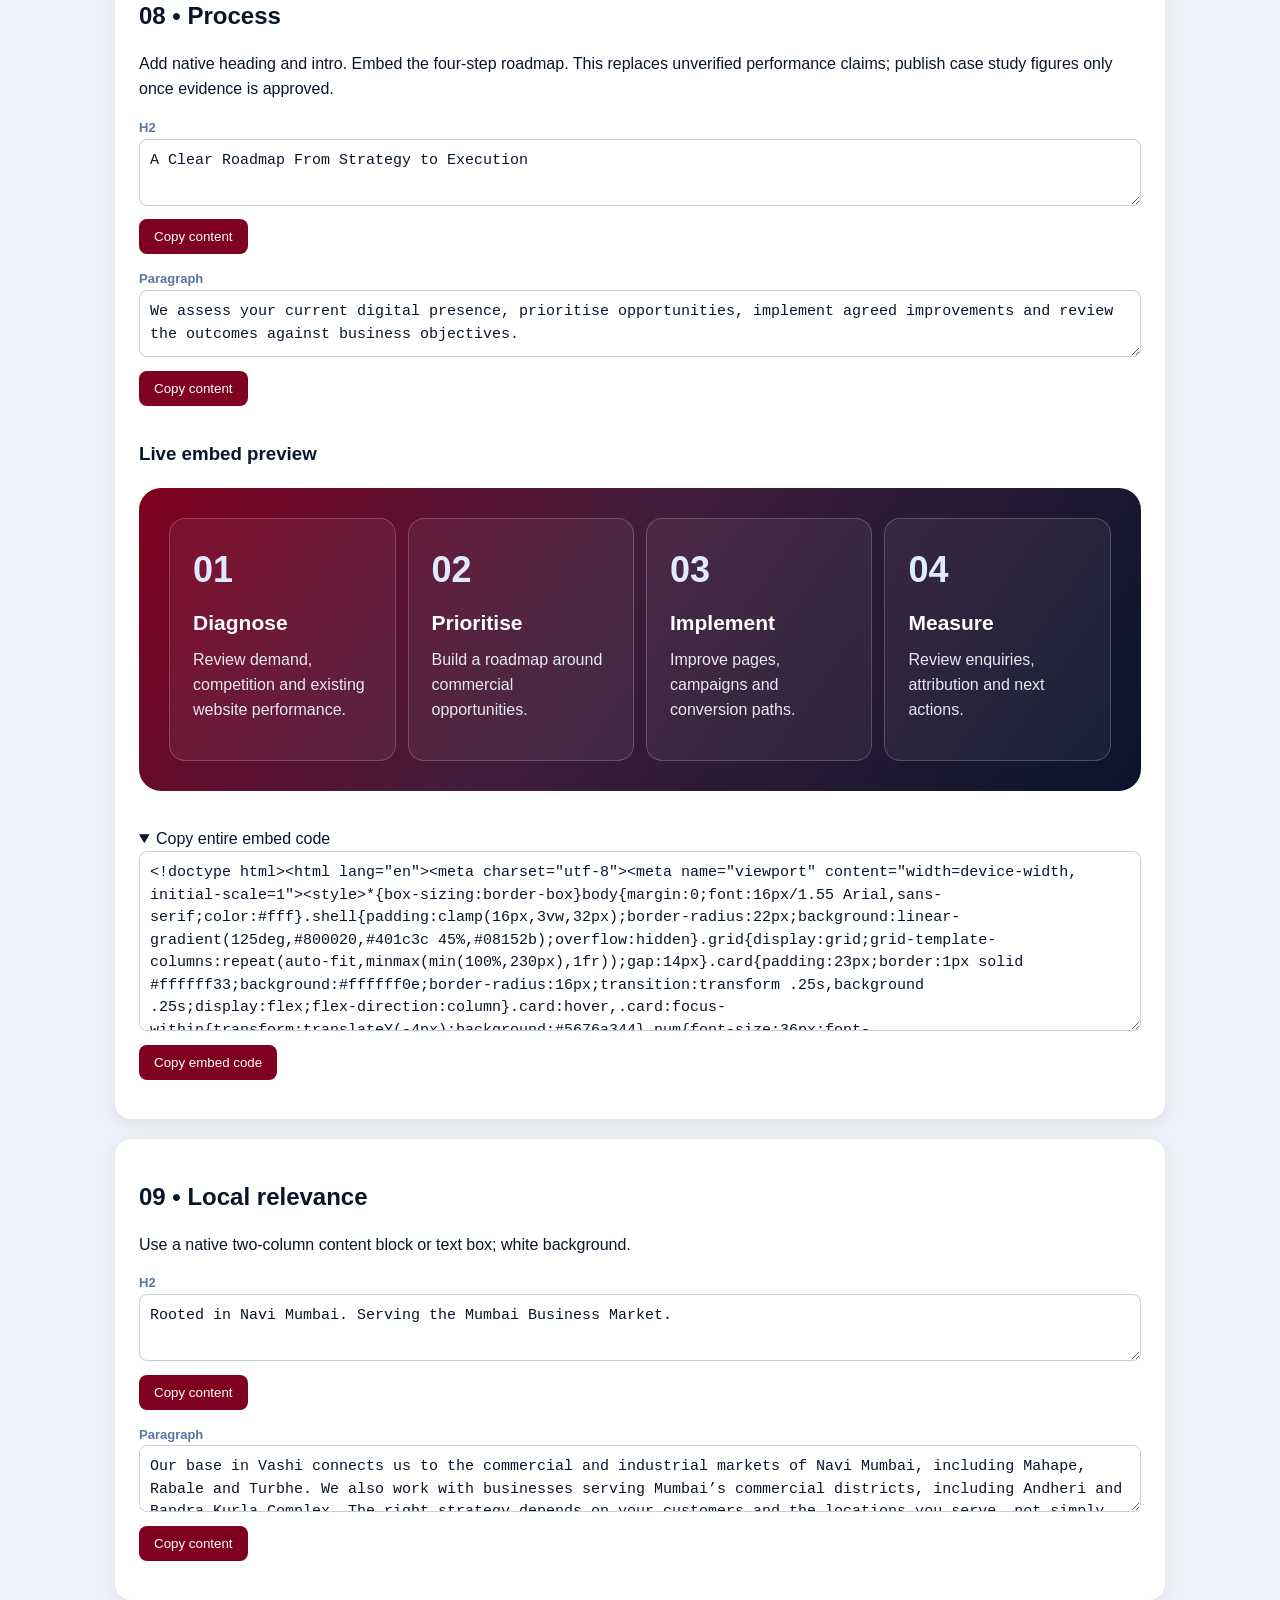
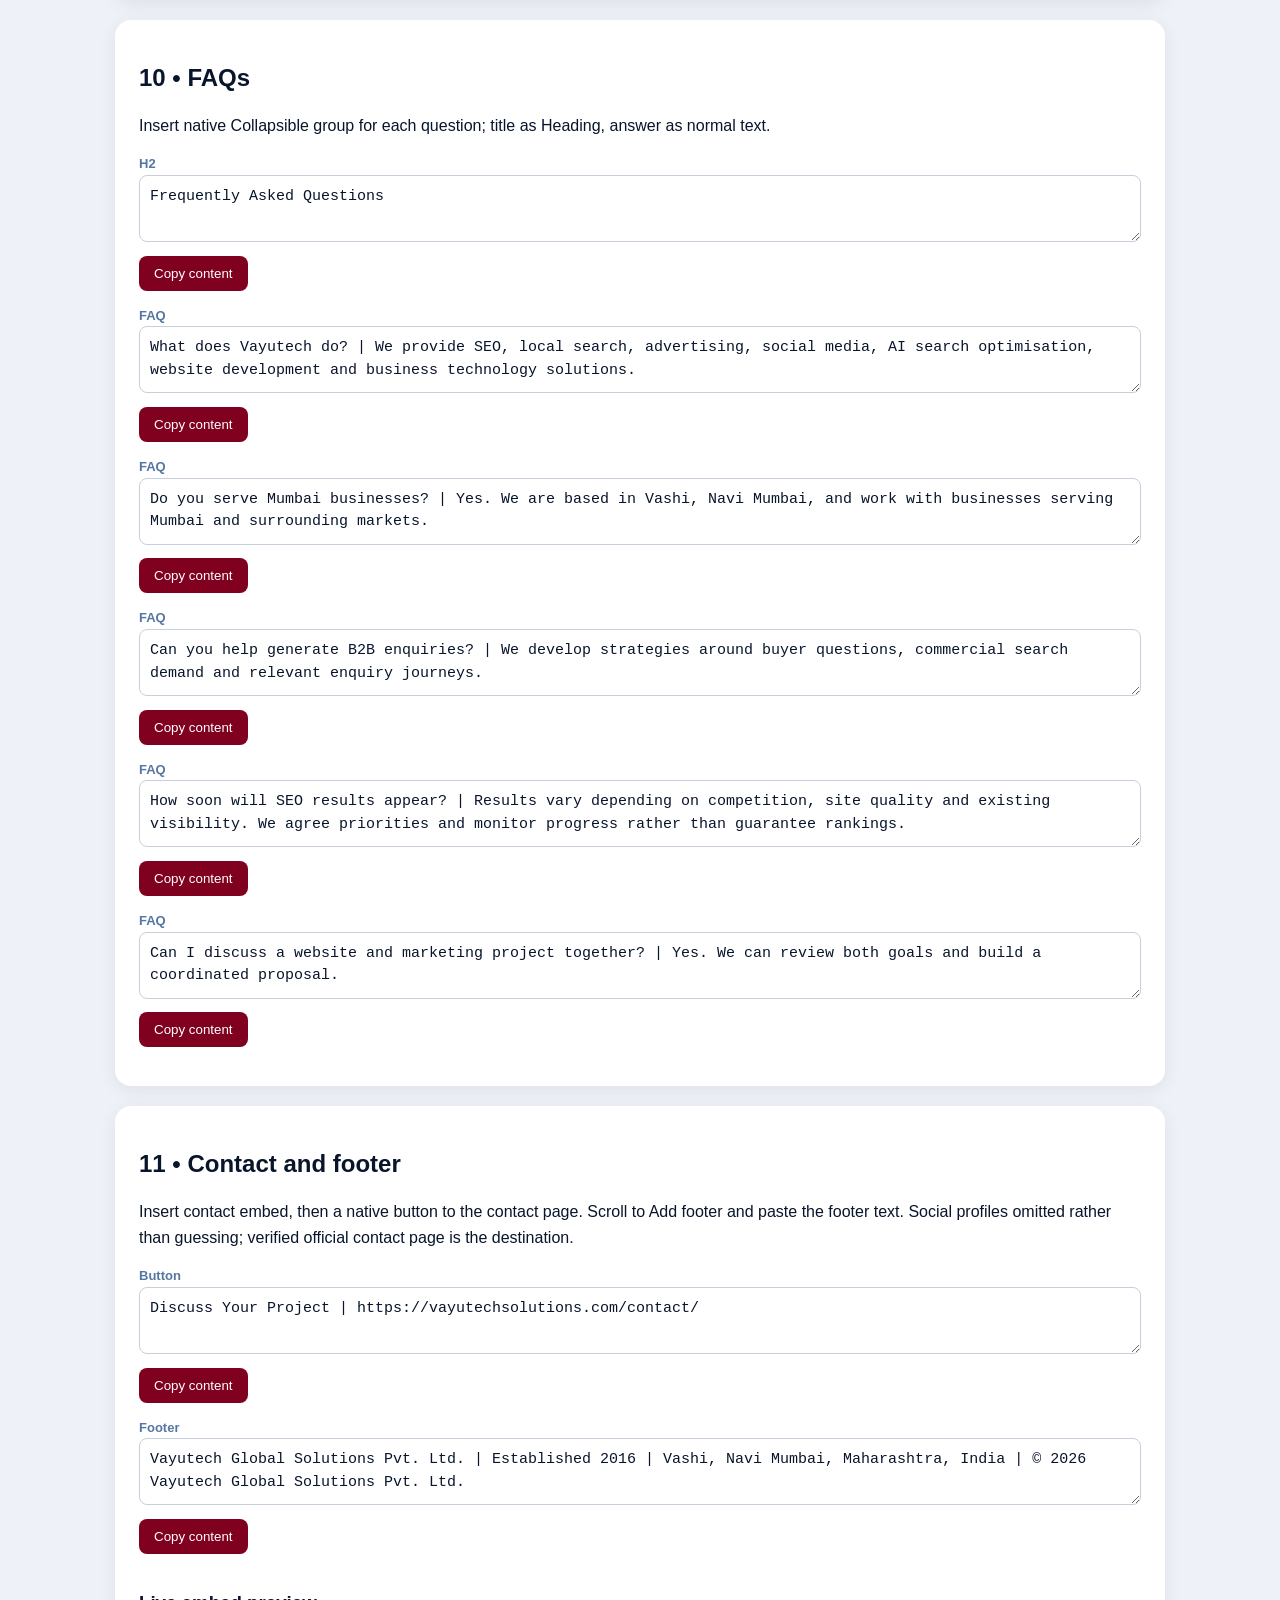
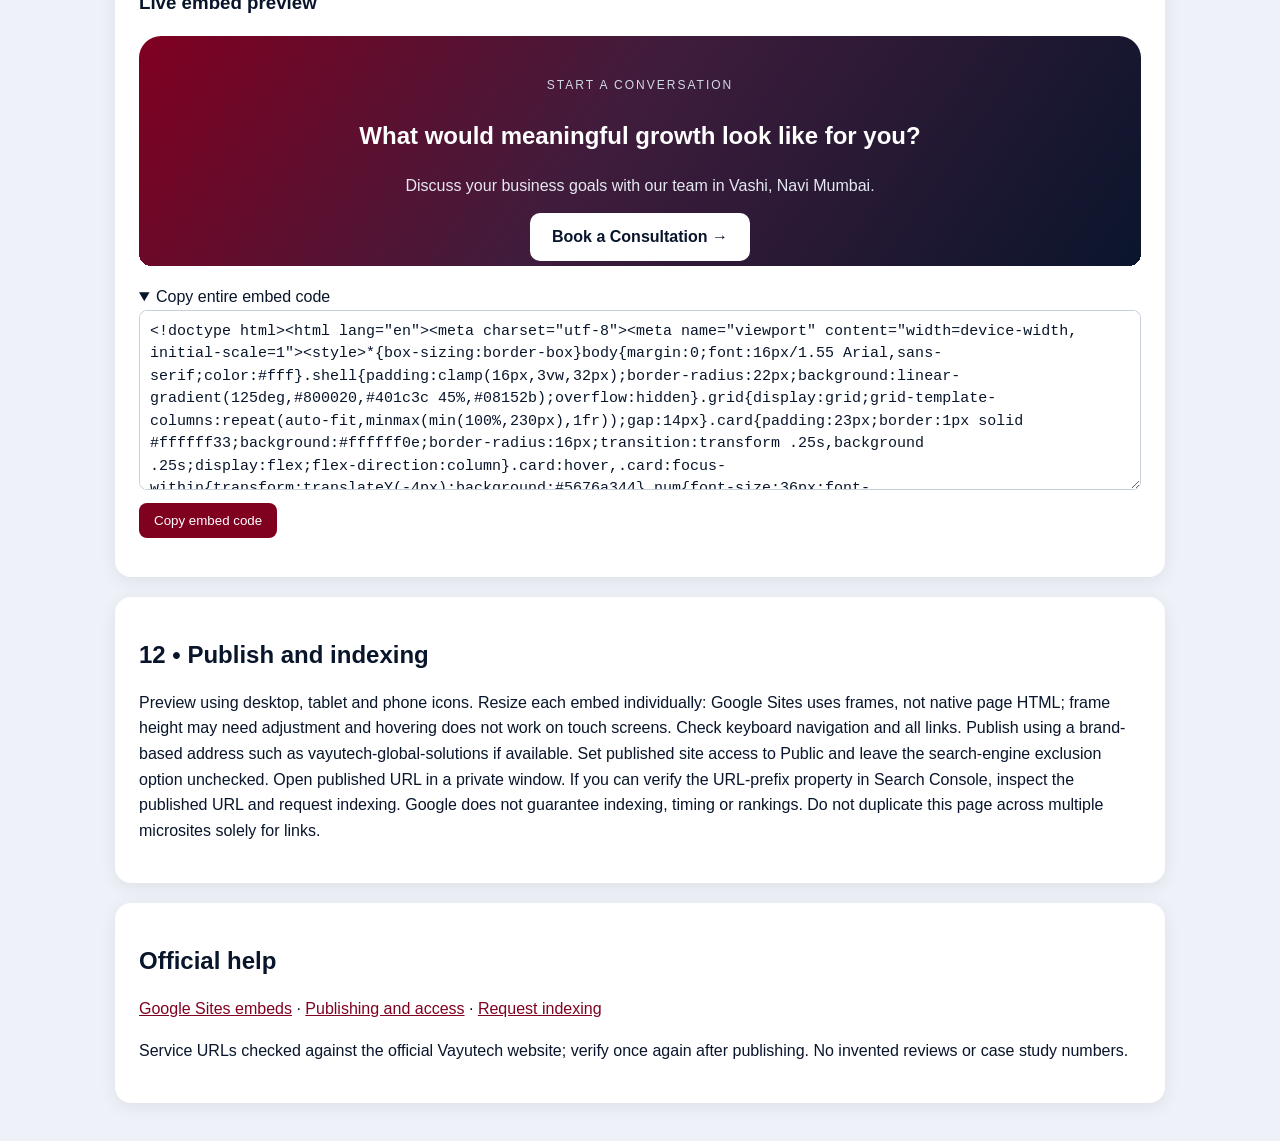
<file: Vayutech_Google_Sites_Complete_Kit.html>
<!doctype html><html lang="en"><meta charset="utf-8"><meta name="viewport" content="width=device-width, initial-scale=1"><title>Vayutech | Google Sites implementation kit</title><style>body{margin:0;background:#eef1f7;color:#08152b;font:16px/1.6 Arial,sans-serif}header{background:linear-gradient(125deg,#800020,#08152b);color:white;padding:48px 5vw}main{max-width:1050px;margin:auto;padding:20px}section{background:white;border-radius:16px;margin:20px 0;padding:24px;box-shadow:0 4px 18px #08152b12}h1,h2{line-height:1.2}textarea{width:100%;min-height:65px;box-sizing:border-box;font:15px/1.5 monospace;border:1px solid #c6cfdb;border-radius:8px;padding:10px;color:#08152b}button{background:#800020;color:white;border:0;border-radius:8px;padding:10px 15px;cursor:pointer;margin:6px 0 15px}iframe{width:100%;border:0;border-radius:12px;background:white}label{display:block;font-size:13px;font-weight:bold;color:#5676a3}a{color:#800020}code{background:#f3f4f7}details{margin-top:10px}small{color:#5676a3}</style><header><div>VAYUTECH GLOBAL SOLUTIONS • IMPLEMENTATION KIT</div><h1>Build your hybrid Google Sites microsite</h1><p>Maroon × Navy • Copy-ready English content • Responsive interactive embeds • Hinglish setup directions</p></header><main><section><h2>Start here</h2><p>Screenshot mein aap Create a theme screen par hain. Step 01 se sequence follow karein. Visuals isi chat se download karein. Original logo aapke paas hai. Every embedded code block is standalone; paste only one block at a time into Insert → Embed → Embed code → Next → Insert. Embedded previews below are illustrative, not a Google Sites test.</p><p>Palette: <code>#08152B</code> • <code>#800020</code> • <code>#5676A3</code>. Main SEO content native rakhein. Code embeds design and interaction ke liye hain.</p></section><section><h2>01 • Theme &amp; banner</h2><p>Themes → Custom → Create theme. Enter Vayutech Corporate. Upload your original logo and the generated hero banner from this chat. Next: set navy #08152B, secondary maroon #800020, accent #5676A3 where available. Choose Montserrat and Open Sans or closest fonts. Finish. Header type → Large banner; Image → Upload if needed. Use Title style for the heading, white text.</p><label>H1</label><textarea readonly>Digital Marketing Agency in Mumbai</textarea><button onclick="copy(this)">Copy content</button><label>Subheading</label><textarea readonly>Beyond visibility. Built for business growth.</textarea><button onclick="copy(this)">Copy content</button></section><section><h2>02 • Native hero introduction</h2><p>Insert → Text box, immediately below banner. Use normal text, white section background. Add two native buttons using Insert → Button.</p><label>Paragraph</label><textarea readonly>Vayutech Global Solutions Pvt. Ltd. is based in Vashi, Navi Mumbai, and serves businesses across Mumbai. Since 2016, we have helped organisations connect digital visibility with customer acquisition through SEO, performance marketing, website development and AI search optimisation.</textarea><button onclick="copy(this)">Copy content</button><label>Paragraph</label><textarea readonly>Whether you need qualified industrial enquiries, local customer discovery or a stronger ecommerce presence, we build strategies around the way your customers search, compare and buy.</textarea><button onclick="copy(this)">Copy content</button><label>Button</label><textarea readonly>Explore Our Solutions | https://vayutechsolutions.com/</textarea><button onclick="copy(this)">Copy content</button><label>Button</label><textarea readonly>Book a Consultation | https://vayutechsolutions.com/contact/</textarea><button onclick="copy(this)">Copy content</button></section><section><h2>03 • Trust strip</h2><p>Insert the following embed directly below the introduction. Full width; start at 180 px desktop, allow more height at mobile width.</p><h3>Live embed preview</h3><iframe title="01-trust preview" sandbox="allow-scripts allow-popups" srcdoc="&lt;!doctype html&gt;&lt;html lang=&quot;en&quot;&gt;&lt;meta charset=&quot;utf-8&quot;&gt;&lt;meta name=&quot;viewport&quot; content=&quot;width=device-width, initial-scale=1&quot;&gt;&lt;style&gt;*{box-sizing:border-box}body{margin:0;font:16px/1.55 Arial,sans-serif;color:#fff}.shell{padding:clamp(16px,3vw,32px);border-radius:22px;background:linear-gradient(125deg,#800020,#401c3c 45%,#08152b);overflow:hidden}.grid{display:grid;grid-template-columns:repeat(auto-fit,minmax(min(100%,230px),1fr));gap:14px}.card{padding:23px;border:1px solid #ffffff33;background:#ffffff0e;border-radius:16px;transition:transform .25s,background .25s;display:flex;flex-direction:column}.card:hover,.card:focus-within{transform:translateY(-4px);background:#5676a344}.num{font-size:36px;font-weight:800;color:#e0eaff}.tag{font-size:12px;letter-spacing:2px;color:#d1d9e6}h3{font-size:21px;margin:9px 0}p{margin:0 0 14px;color:#e5e9f1}a{color:white;font-weight:bold;text-underline-offset:4px}.card a{margin-top:auto}a:focus-visible,button:focus-visible{outline:3px solid #fff;outline-offset:3px}button{font:inherit;color:#fff;background:#ffffff12;border:1px solid #ffffff55;border-radius:12px;padding:12px;cursor:pointer}button[aria-pressed=true]{background:#5676a3}.tabs{display:flex;flex-wrap:wrap;gap:8px}.panel{padding:22px 0 0}.cta{text-align:center;padding:36px}.cta a{display:inline-block;background:white;color:#08152b;padding:12px 22px;border-radius:10px;text-decoration:none}.steps{display:grid;grid-template-columns:repeat(auto-fit,minmax(min(100%,180px),1fr));gap:12px}@media(prefers-reduced-motion:reduce){*{transition:none!important;animation:none!important}}&lt;/style&gt;&lt;body&gt;&lt;div class=&quot;shell&quot;&gt;&lt;div class=&quot;grid&quot;&gt;&lt;div class=&quot;card&quot;&gt;&lt;span class=&quot;num&quot; data-year=&quot;2016&quot;&gt;2016&lt;/span&gt;&lt;p&gt;Established&lt;/p&gt;&lt;/div&gt;&lt;div class=&quot;card&quot;&gt;&lt;span class=&quot;num&quot;&gt;Vashi&lt;/span&gt;&lt;p&gt;Based in Navi Mumbai&lt;/p&gt;&lt;/div&gt;&lt;div class=&quot;card&quot;&gt;&lt;span class=&quot;num&quot;&gt;B2B + B2C&lt;/span&gt;&lt;p&gt;Industry-focused marketing&lt;/p&gt;&lt;/div&gt;&lt;/div&gt;&lt;/div&gt;&lt;script&gt;if(!matchMedia(&#x27;(prefers-reduced-motion: reduce)&#x27;).matches){const e=document.querySelector(&#x27;[data-year]&#x27;);let t;function run(n){t??=n;let p=Math.min((n-t)/950,1);e.textContent=Math.round(2000+16*p);if(p&lt;1)requestAnimationFrame(run)}requestAnimationFrame(run)}&lt;/script&gt;&lt;/body&gt;&lt;/html&gt;" height="210"></iframe><details open><summary>Copy entire embed code</summary><textarea readonly style="height:180px">&lt;!doctype html&gt;&lt;html lang=&quot;en&quot;&gt;&lt;meta charset=&quot;utf-8&quot;&gt;&lt;meta name=&quot;viewport&quot; content=&quot;width=device-width, initial-scale=1&quot;&gt;&lt;style&gt;*{box-sizing:border-box}body{margin:0;font:16px/1.55 Arial,sans-serif;color:#fff}.shell{padding:clamp(16px,3vw,32px);border-radius:22px;background:linear-gradient(125deg,#800020,#401c3c 45%,#08152b);overflow:hidden}.grid{display:grid;grid-template-columns:repeat(auto-fit,minmax(min(100%,230px),1fr));gap:14px}.card{padding:23px;border:1px solid #ffffff33;background:#ffffff0e;border-radius:16px;transition:transform .25s,background .25s;display:flex;flex-direction:column}.card:hover,.card:focus-within{transform:translateY(-4px);background:#5676a344}.num{font-size:36px;font-weight:800;color:#e0eaff}.tag{font-size:12px;letter-spacing:2px;color:#d1d9e6}h3{font-size:21px;margin:9px 0}p{margin:0 0 14px;color:#e5e9f1}a{color:white;font-weight:bold;text-underline-offset:4px}.card a{margin-top:auto}a:focus-visible,button:focus-visible{outline:3px solid #fff;outline-offset:3px}button{font:inherit;color:#fff;background:#ffffff12;border:1px solid #ffffff55;border-radius:12px;padding:12px;cursor:pointer}button[aria-pressed=true]{background:#5676a3}.tabs{display:flex;flex-wrap:wrap;gap:8px}.panel{padding:22px 0 0}.cta{text-align:center;padding:36px}.cta a{display:inline-block;background:white;color:#08152b;padding:12px 22px;border-radius:10px;text-decoration:none}.steps{display:grid;grid-template-columns:repeat(auto-fit,minmax(min(100%,180px),1fr));gap:12px}@media(prefers-reduced-motion:reduce){*{transition:none!important;animation:none!important}}&lt;/style&gt;&lt;body&gt;&lt;div class=&quot;shell&quot;&gt;&lt;div class=&quot;grid&quot;&gt;&lt;div class=&quot;card&quot;&gt;&lt;span class=&quot;num&quot; data-year=&quot;2016&quot;&gt;2016&lt;/span&gt;&lt;p&gt;Established&lt;/p&gt;&lt;/div&gt;&lt;div class=&quot;card&quot;&gt;&lt;span class=&quot;num&quot;&gt;Vashi&lt;/span&gt;&lt;p&gt;Based in Navi Mumbai&lt;/p&gt;&lt;/div&gt;&lt;div class=&quot;card&quot;&gt;&lt;span class=&quot;num&quot;&gt;B2B + B2C&lt;/span&gt;&lt;p&gt;Industry-focused marketing&lt;/p&gt;&lt;/div&gt;&lt;/div&gt;&lt;/div&gt;&lt;script&gt;if(!matchMedia(&#x27;(prefers-reduced-motion: reduce)&#x27;).matches){const e=document.querySelector(&#x27;[data-year]&#x27;);let t;function run(n){t??=n;let p=Math.min((n-t)/950,1);e.textContent=Math.round(2000+16*p);if(p&lt;1)requestAnimationFrame(run)}requestAnimationFrame(run)}&lt;/script&gt;&lt;/body&gt;&lt;/html&gt;</textarea><button onclick="copy(this)">Copy embed code</button></details></section><section><h2>04 • About</h2><p>Insert → Content blocks → image + text. Upload the square workspace illustration generated in this chat (conceptual illustration, not an actual office photo). Use Heading style for title.</p><label>H2</label><textarea readonly>Your Digital Growth Partner in Mumbai &amp; Navi Mumbai</textarea><button onclick="copy(this)">Copy content</button><label>Paragraph</label><textarea readonly>Our work starts with understanding your business, audience and commercial priorities. As an SEO company serving Mumbai, we connect technical optimisation, useful content and measurable marketing with the customer journey.</textarea><button onclick="copy(this)">Copy content</button><label>Paragraph</label><textarea readonly>From Vashi and Mahape to Andheri and BKC, we support manufacturers, clinics, service businesses and ecommerce brands with strategies suited to their market.</textarea><button onclick="copy(this)">Copy content</button><label>Alt text</label><textarea readonly>Illustration of a digital marketing workspace with analytics screens</textarea><button onclick="copy(this)">Copy content</button></section><section><h2>05 • Digital marketing</h2><p>Insert native heading and text first; add the marketing technology illustration above the embed if desired (native image, not a background). Use full width for the interactive service grid. Add native descriptions using the text below; link each service title to the URL shown.</p><label>H2</label><textarea readonly>Digital Marketing Services in Mumbai</textarea><button onclick="copy(this)">Copy content</button><label>Paragraph</label><textarea readonly>Our digital marketing services connect organic discovery, paid demand and customer engagement. Each channel has a role in helping customers understand your offer and take the next step.</textarea><button onclick="copy(this)">Copy content</button><label>Service</label><textarea readonly>SEO — Technical fixes, content planning and search visibility aligned with qualified enquiries. | https://vayutechsolutions.com/seo-company-in-mumbai/</textarea><button onclick="copy(this)">Copy content</button><label>Service</label><textarea readonly>Local SEO &amp; GBP — Help nearby customers discover your location and services on Google Search and Maps. | https://vayutechsolutions.com/local-seo-company-in-mumbai/</textarea><button onclick="copy(this)">Copy content</button><label>Service</label><textarea readonly>Google Ads — Connect with people actively searching for your products and services. | https://vayutechsolutions.com/google-ads-agency-in-mumbai/</textarea><button onclick="copy(this)">Copy content</button><label>Service</label><textarea readonly>Meta Ads — Match campaign messaging and audiences to your acquisition goals. | https://vayutechsolutions.com/meta-ads-agency-in-mumbai/</textarea><button onclick="copy(this)">Copy content</button><label>Service</label><textarea readonly>GEO &amp; AI Search — Make verified business information clear across emerging search experiences. | https://vayutechsolutions.com/geo-agency-in-mumbai/</textarea><button onclick="copy(this)">Copy content</button><label>Service</label><textarea readonly>Social Media Optimisation — Build a consistent brand presence and useful engagement across social channels. | https://vayutechsolutions.com/social-media-optimisation-agency-in-mumbai/</textarea><button onclick="copy(this)">Copy content</button><label>Service</label><textarea readonly>Industrial SEO — Connect technical product information with buyer questions and RFQs. | https://vayutechsolutions.com/b2b-seo-company-in-mumbai/</textarea><button onclick="copy(this)">Copy content</button><label>Service</label><textarea readonly>International SEO — Plan market-specific visibility for exporters and international businesses. | https://vayutechsolutions.com/international-seo-company-in-mumbai/</textarea><button onclick="copy(this)">Copy content</button><label>Alt text</label><textarea readonly>Illustration of digital marketing and search analytics across devices</textarea><button onclick="copy(this)">Copy content</button><h3>Live embed preview</h3><iframe title="02-marketing preview" sandbox="allow-scripts allow-popups" srcdoc="&lt;!doctype html&gt;&lt;html lang=&quot;en&quot;&gt;&lt;meta charset=&quot;utf-8&quot;&gt;&lt;meta name=&quot;viewport&quot; content=&quot;width=device-width, initial-scale=1&quot;&gt;&lt;style&gt;*{box-sizing:border-box}body{margin:0;font:16px/1.55 Arial,sans-serif;color:#fff}.shell{padding:clamp(16px,3vw,32px);border-radius:22px;background:linear-gradient(125deg,#800020,#401c3c 45%,#08152b);overflow:hidden}.grid{display:grid;grid-template-columns:repeat(auto-fit,minmax(min(100%,230px),1fr));gap:14px}.card{padding:23px;border:1px solid #ffffff33;background:#ffffff0e;border-radius:16px;transition:transform .25s,background .25s;display:flex;flex-direction:column}.card:hover,.card:focus-within{transform:translateY(-4px);background:#5676a344}.num{font-size:36px;font-weight:800;color:#e0eaff}.tag{font-size:12px;letter-spacing:2px;color:#d1d9e6}h3{font-size:21px;margin:9px 0}p{margin:0 0 14px;color:#e5e9f1}a{color:white;font-weight:bold;text-underline-offset:4px}.card a{margin-top:auto}a:focus-visible,button:focus-visible{outline:3px solid #fff;outline-offset:3px}button{font:inherit;color:#fff;background:#ffffff12;border:1px solid #ffffff55;border-radius:12px;padding:12px;cursor:pointer}button[aria-pressed=true]{background:#5676a3}.tabs{display:flex;flex-wrap:wrap;gap:8px}.panel{padding:22px 0 0}.cta{text-align:center;padding:36px}.cta a{display:inline-block;background:white;color:#08152b;padding:12px 22px;border-radius:10px;text-decoration:none}.steps{display:grid;grid-template-columns:repeat(auto-fit,minmax(min(100%,180px),1fr));gap:12px}@media(prefers-reduced-motion:reduce){*{transition:none!important;animation:none!important}}&lt;/style&gt;&lt;body&gt;&lt;div class=&quot;shell&quot;&gt;&lt;div class=&quot;grid&quot;&gt;&lt;article class=&quot;card&quot;&gt;&lt;span class=&quot;tag&quot;&gt;01 / ORGANIC&lt;/span&gt;&lt;h3&gt;SEO&lt;/h3&gt;&lt;p&gt;Technical fixes, content planning and search visibility aligned with qualified enquiries.&lt;/p&gt;&lt;a href=&quot;https://vayutechsolutions.com/seo-company-in-mumbai/&quot; target=&quot;_blank&quot; rel=&quot;noopener&quot;&gt;Explore SEO →&lt;/a&gt;&lt;/article&gt;&lt;article class=&quot;card&quot;&gt;&lt;span class=&quot;tag&quot;&gt;02 / MAPS&lt;/span&gt;&lt;h3&gt;Local SEO &amp;amp; GBP&lt;/h3&gt;&lt;p&gt;Help nearby customers discover your location and services on Google Search and Maps.&lt;/p&gt;&lt;a href=&quot;https://vayutechsolutions.com/local-seo-company-in-mumbai/&quot; target=&quot;_blank&quot; rel=&quot;noopener&quot;&gt;Explore Local SEO →&lt;/a&gt;&lt;/article&gt;&lt;article class=&quot;card&quot;&gt;&lt;span class=&quot;tag&quot;&gt;03 / PAID SEARCH&lt;/span&gt;&lt;h3&gt;Google Ads&lt;/h3&gt;&lt;p&gt;Connect with people actively searching for your products and services.&lt;/p&gt;&lt;a href=&quot;https://vayutechsolutions.com/google-ads-agency-in-mumbai/&quot; target=&quot;_blank&quot; rel=&quot;noopener&quot;&gt;Explore Google Ads →&lt;/a&gt;&lt;/article&gt;&lt;article class=&quot;card&quot;&gt;&lt;span class=&quot;tag&quot;&gt;04 / PAID SOCIAL&lt;/span&gt;&lt;h3&gt;Meta Ads&lt;/h3&gt;&lt;p&gt;Match campaign messaging and audiences to your acquisition goals.&lt;/p&gt;&lt;a href=&quot;https://vayutechsolutions.com/meta-ads-agency-in-mumbai/&quot; target=&quot;_blank&quot; rel=&quot;noopener&quot;&gt;Explore Meta Ads →&lt;/a&gt;&lt;/article&gt;&lt;article class=&quot;card&quot;&gt;&lt;span class=&quot;tag&quot;&gt;05 / AI DISCOVERY&lt;/span&gt;&lt;h3&gt;GEO &amp;amp; AI Search&lt;/h3&gt;&lt;p&gt;Make verified business information clear across emerging search experiences.&lt;/p&gt;&lt;a href=&quot;https://vayutechsolutions.com/geo-agency-in-mumbai/&quot; target=&quot;_blank&quot; rel=&quot;noopener&quot;&gt;Explore GEO →&lt;/a&gt;&lt;/article&gt;&lt;article class=&quot;card&quot;&gt;&lt;span class=&quot;tag&quot;&gt;06 / SOCIAL&lt;/span&gt;&lt;h3&gt;Social Media Optimisation&lt;/h3&gt;&lt;p&gt;Build a consistent brand presence and useful engagement across social channels.&lt;/p&gt;&lt;a href=&quot;https://vayutechsolutions.com/social-media-optimisation-agency-in-mumbai/&quot; target=&quot;_blank&quot; rel=&quot;noopener&quot;&gt;Explore Social →&lt;/a&gt;&lt;/article&gt;&lt;article class=&quot;card&quot;&gt;&lt;span class=&quot;tag&quot;&gt;07 / B2B&lt;/span&gt;&lt;h3&gt;Industrial SEO&lt;/h3&gt;&lt;p&gt;Connect technical product information with buyer questions and RFQs.&lt;/p&gt;&lt;a href=&quot;https://vayutechsolutions.com/b2b-seo-company-in-mumbai/&quot; target=&quot;_blank&quot; rel=&quot;noopener&quot;&gt;Explore B2B SEO →&lt;/a&gt;&lt;/article&gt;&lt;article class=&quot;card&quot;&gt;&lt;span class=&quot;tag&quot;&gt;08 / GLOBAL&lt;/span&gt;&lt;h3&gt;International SEO&lt;/h3&gt;&lt;p&gt;Plan market-specific visibility for exporters and international businesses.&lt;/p&gt;&lt;a href=&quot;https://vayutechsolutions.com/international-seo-company-in-mumbai/&quot; target=&quot;_blank&quot; rel=&quot;noopener&quot;&gt;Explore International SEO →&lt;/a&gt;&lt;/article&gt;&lt;/div&gt;&lt;/div&gt;&lt;/body&gt;&lt;/html&gt;" height="890"></iframe><details open><summary>Copy entire embed code</summary><textarea readonly style="height:180px">&lt;!doctype html&gt;&lt;html lang=&quot;en&quot;&gt;&lt;meta charset=&quot;utf-8&quot;&gt;&lt;meta name=&quot;viewport&quot; content=&quot;width=device-width, initial-scale=1&quot;&gt;&lt;style&gt;*{box-sizing:border-box}body{margin:0;font:16px/1.55 Arial,sans-serif;color:#fff}.shell{padding:clamp(16px,3vw,32px);border-radius:22px;background:linear-gradient(125deg,#800020,#401c3c 45%,#08152b);overflow:hidden}.grid{display:grid;grid-template-columns:repeat(auto-fit,minmax(min(100%,230px),1fr));gap:14px}.card{padding:23px;border:1px solid #ffffff33;background:#ffffff0e;border-radius:16px;transition:transform .25s,background .25s;display:flex;flex-direction:column}.card:hover,.card:focus-within{transform:translateY(-4px);background:#5676a344}.num{font-size:36px;font-weight:800;color:#e0eaff}.tag{font-size:12px;letter-spacing:2px;color:#d1d9e6}h3{font-size:21px;margin:9px 0}p{margin:0 0 14px;color:#e5e9f1}a{color:white;font-weight:bold;text-underline-offset:4px}.card a{margin-top:auto}a:focus-visible,button:focus-visible{outline:3px solid #fff;outline-offset:3px}button{font:inherit;color:#fff;background:#ffffff12;border:1px solid #ffffff55;border-radius:12px;padding:12px;cursor:pointer}button[aria-pressed=true]{background:#5676a3}.tabs{display:flex;flex-wrap:wrap;gap:8px}.panel{padding:22px 0 0}.cta{text-align:center;padding:36px}.cta a{display:inline-block;background:white;color:#08152b;padding:12px 22px;border-radius:10px;text-decoration:none}.steps{display:grid;grid-template-columns:repeat(auto-fit,minmax(min(100%,180px),1fr));gap:12px}@media(prefers-reduced-motion:reduce){*{transition:none!important;animation:none!important}}&lt;/style&gt;&lt;body&gt;&lt;div class=&quot;shell&quot;&gt;&lt;div class=&quot;grid&quot;&gt;&lt;article class=&quot;card&quot;&gt;&lt;span class=&quot;tag&quot;&gt;01 / ORGANIC&lt;/span&gt;&lt;h3&gt;SEO&lt;/h3&gt;&lt;p&gt;Technical fixes, content planning and search visibility aligned with qualified enquiries.&lt;/p&gt;&lt;a href=&quot;https://vayutechsolutions.com/seo-company-in-mumbai/&quot; target=&quot;_blank&quot; rel=&quot;noopener&quot;&gt;Explore SEO →&lt;/a&gt;&lt;/article&gt;&lt;article class=&quot;card&quot;&gt;&lt;span class=&quot;tag&quot;&gt;02 / MAPS&lt;/span&gt;&lt;h3&gt;Local SEO &amp;amp; GBP&lt;/h3&gt;&lt;p&gt;Help nearby customers discover your location and services on Google Search and Maps.&lt;/p&gt;&lt;a href=&quot;https://vayutechsolutions.com/local-seo-company-in-mumbai/&quot; target=&quot;_blank&quot; rel=&quot;noopener&quot;&gt;Explore Local SEO →&lt;/a&gt;&lt;/article&gt;&lt;article class=&quot;card&quot;&gt;&lt;span class=&quot;tag&quot;&gt;03 / PAID SEARCH&lt;/span&gt;&lt;h3&gt;Google Ads&lt;/h3&gt;&lt;p&gt;Connect with people actively searching for your products and services.&lt;/p&gt;&lt;a href=&quot;https://vayutechsolutions.com/google-ads-agency-in-mumbai/&quot; target=&quot;_blank&quot; rel=&quot;noopener&quot;&gt;Explore Google Ads →&lt;/a&gt;&lt;/article&gt;&lt;article class=&quot;card&quot;&gt;&lt;span class=&quot;tag&quot;&gt;04 / PAID SOCIAL&lt;/span&gt;&lt;h3&gt;Meta Ads&lt;/h3&gt;&lt;p&gt;Match campaign messaging and audiences to your acquisition goals.&lt;/p&gt;&lt;a href=&quot;https://vayutechsolutions.com/meta-ads-agency-in-mumbai/&quot; target=&quot;_blank&quot; rel=&quot;noopener&quot;&gt;Explore Meta Ads →&lt;/a&gt;&lt;/article&gt;&lt;article class=&quot;card&quot;&gt;&lt;span class=&quot;tag&quot;&gt;05 / AI DISCOVERY&lt;/span&gt;&lt;h3&gt;GEO &amp;amp; AI Search&lt;/h3&gt;&lt;p&gt;Make verified business information clear across emerging search experiences.&lt;/p&gt;&lt;a href=&quot;https://vayutechsolutions.com/geo-agency-in-mumbai/&quot; target=&quot;_blank&quot; rel=&quot;noopener&quot;&gt;Explore GEO →&lt;/a&gt;&lt;/article&gt;&lt;article class=&quot;card&quot;&gt;&lt;span class=&quot;tag&quot;&gt;06 / SOCIAL&lt;/span&gt;&lt;h3&gt;Social Media Optimisation&lt;/h3&gt;&lt;p&gt;Build a consistent brand presence and useful engagement across social channels.&lt;/p&gt;&lt;a href=&quot;https://vayutechsolutions.com/social-media-optimisation-agency-in-mumbai/&quot; target=&quot;_blank&quot; rel=&quot;noopener&quot;&gt;Explore Social →&lt;/a&gt;&lt;/article&gt;&lt;article class=&quot;card&quot;&gt;&lt;span class=&quot;tag&quot;&gt;07 / B2B&lt;/span&gt;&lt;h3&gt;Industrial SEO&lt;/h3&gt;&lt;p&gt;Connect technical product information with buyer questions and RFQs.&lt;/p&gt;&lt;a href=&quot;https://vayutechsolutions.com/b2b-seo-company-in-mumbai/&quot; target=&quot;_blank&quot; rel=&quot;noopener&quot;&gt;Explore B2B SEO →&lt;/a&gt;&lt;/article&gt;&lt;article class=&quot;card&quot;&gt;&lt;span class=&quot;tag&quot;&gt;08 / GLOBAL&lt;/span&gt;&lt;h3&gt;International SEO&lt;/h3&gt;&lt;p&gt;Plan market-specific visibility for exporters and international businesses.&lt;/p&gt;&lt;a href=&quot;https://vayutechsolutions.com/international-seo-company-in-mumbai/&quot; target=&quot;_blank&quot; rel=&quot;noopener&quot;&gt;Explore International SEO →&lt;/a&gt;&lt;/article&gt;&lt;/div&gt;&lt;/div&gt;&lt;/body&gt;&lt;/html&gt;</textarea><button onclick="copy(this)">Copy embed code</button></details></section><section><h2>06 • Website and technology</h2><p>Add native H2 and body; insert the responsive website services embed below. Native service links are included below.</p><label>H2</label><textarea readonly>Website Development Company Serving Mumbai</textarea><button onclick="copy(this)">Copy content</button><label>Paragraph</label><textarea readonly>A website should answer buyer questions and make it easy to take action. We build digital experiences aligned with business goals, from corporate websites and ecommerce stores to customised software and business automation.</textarea><button onclick="copy(this)">Copy content</button><label>Service</label><textarea readonly>Business Websites — Build a clear digital experience with accessible service information and enquiry paths. | https://vayutechsolutions.com/website-development-company-in-mumbai/</textarea><button onclick="copy(this)">Copy content</button><label>Service</label><textarea readonly>Ecommerce Development — Create product discovery and shopping experiences suited to your customers. | https://vayutechsolutions.com/ecommerce-website-development-company-mumbai/</textarea><button onclick="copy(this)">Copy content</button><label>Service</label><textarea readonly>WordPress Development — Manage your website and content through a flexible publishing platform. | https://vayutechsolutions.com/wordpress-website-development-company-mumbai/</textarea><button onclick="copy(this)">Copy content</button><label>Service</label><textarea readonly>Custom Development — Plan bespoke website functionality around business requirements. | https://vayutechsolutions.com/custom-website-development-company-mumbai/</textarea><button onclick="copy(this)">Copy content</button><h3>Live embed preview</h3><iframe title="03-web preview" sandbox="allow-scripts allow-popups" srcdoc="&lt;!doctype html&gt;&lt;html lang=&quot;en&quot;&gt;&lt;meta charset=&quot;utf-8&quot;&gt;&lt;meta name=&quot;viewport&quot; content=&quot;width=device-width, initial-scale=1&quot;&gt;&lt;style&gt;*{box-sizing:border-box}body{margin:0;font:16px/1.55 Arial,sans-serif;color:#fff}.shell{padding:clamp(16px,3vw,32px);border-radius:22px;background:linear-gradient(125deg,#800020,#401c3c 45%,#08152b);overflow:hidden}.grid{display:grid;grid-template-columns:repeat(auto-fit,minmax(min(100%,230px),1fr));gap:14px}.card{padding:23px;border:1px solid #ffffff33;background:#ffffff0e;border-radius:16px;transition:transform .25s,background .25s;display:flex;flex-direction:column}.card:hover,.card:focus-within{transform:translateY(-4px);background:#5676a344}.num{font-size:36px;font-weight:800;color:#e0eaff}.tag{font-size:12px;letter-spacing:2px;color:#d1d9e6}h3{font-size:21px;margin:9px 0}p{margin:0 0 14px;color:#e5e9f1}a{color:white;font-weight:bold;text-underline-offset:4px}.card a{margin-top:auto}a:focus-visible,button:focus-visible{outline:3px solid #fff;outline-offset:3px}button{font:inherit;color:#fff;background:#ffffff12;border:1px solid #ffffff55;border-radius:12px;padding:12px;cursor:pointer}button[aria-pressed=true]{background:#5676a3}.tabs{display:flex;flex-wrap:wrap;gap:8px}.panel{padding:22px 0 0}.cta{text-align:center;padding:36px}.cta a{display:inline-block;background:white;color:#08152b;padding:12px 22px;border-radius:10px;text-decoration:none}.steps{display:grid;grid-template-columns:repeat(auto-fit,minmax(min(100%,180px),1fr));gap:12px}@media(prefers-reduced-motion:reduce){*{transition:none!important;animation:none!important}}&lt;/style&gt;&lt;body&gt;&lt;div class=&quot;shell&quot;&gt;&lt;div class=&quot;grid&quot;&gt;&lt;article class=&quot;card&quot;&gt;&lt;span class=&quot;tag&quot;&gt;01 / CORPORATE&lt;/span&gt;&lt;h3&gt;Business Websites&lt;/h3&gt;&lt;p&gt;Build a clear digital experience with accessible service information and enquiry paths.&lt;/p&gt;&lt;a href=&quot;https://vayutechsolutions.com/website-development-company-in-mumbai/&quot; target=&quot;_blank&quot; rel=&quot;noopener&quot;&gt;Explore Website Development →&lt;/a&gt;&lt;/article&gt;&lt;article class=&quot;card&quot;&gt;&lt;span class=&quot;tag&quot;&gt;02 / COMMERCE&lt;/span&gt;&lt;h3&gt;Ecommerce Development&lt;/h3&gt;&lt;p&gt;Create product discovery and shopping experiences suited to your customers.&lt;/p&gt;&lt;a href=&quot;https://vayutechsolutions.com/ecommerce-website-development-company-mumbai/&quot; target=&quot;_blank&quot; rel=&quot;noopener&quot;&gt;Explore Ecommerce →&lt;/a&gt;&lt;/article&gt;&lt;article class=&quot;card&quot;&gt;&lt;span class=&quot;tag&quot;&gt;03 / FLEXIBILITY&lt;/span&gt;&lt;h3&gt;WordPress Development&lt;/h3&gt;&lt;p&gt;Manage your website and content through a flexible publishing platform.&lt;/p&gt;&lt;a href=&quot;https://vayutechsolutions.com/wordpress-website-development-company-mumbai/&quot; target=&quot;_blank&quot; rel=&quot;noopener&quot;&gt;Explore WordPress →&lt;/a&gt;&lt;/article&gt;&lt;article class=&quot;card&quot;&gt;&lt;span class=&quot;tag&quot;&gt;04 / CUSTOM&lt;/span&gt;&lt;h3&gt;Custom Development&lt;/h3&gt;&lt;p&gt;Plan bespoke website functionality around business requirements.&lt;/p&gt;&lt;a href=&quot;https://vayutechsolutions.com/custom-website-development-company-mumbai/&quot; target=&quot;_blank&quot; rel=&quot;noopener&quot;&gt;Explore Custom Development →&lt;/a&gt;&lt;/article&gt;&lt;/div&gt;&lt;/div&gt;&lt;/body&gt;&lt;/html&gt;" height="480"></iframe><details open><summary>Copy entire embed code</summary><textarea readonly style="height:180px">&lt;!doctype html&gt;&lt;html lang=&quot;en&quot;&gt;&lt;meta charset=&quot;utf-8&quot;&gt;&lt;meta name=&quot;viewport&quot; content=&quot;width=device-width, initial-scale=1&quot;&gt;&lt;style&gt;*{box-sizing:border-box}body{margin:0;font:16px/1.55 Arial,sans-serif;color:#fff}.shell{padding:clamp(16px,3vw,32px);border-radius:22px;background:linear-gradient(125deg,#800020,#401c3c 45%,#08152b);overflow:hidden}.grid{display:grid;grid-template-columns:repeat(auto-fit,minmax(min(100%,230px),1fr));gap:14px}.card{padding:23px;border:1px solid #ffffff33;background:#ffffff0e;border-radius:16px;transition:transform .25s,background .25s;display:flex;flex-direction:column}.card:hover,.card:focus-within{transform:translateY(-4px);background:#5676a344}.num{font-size:36px;font-weight:800;color:#e0eaff}.tag{font-size:12px;letter-spacing:2px;color:#d1d9e6}h3{font-size:21px;margin:9px 0}p{margin:0 0 14px;color:#e5e9f1}a{color:white;font-weight:bold;text-underline-offset:4px}.card a{margin-top:auto}a:focus-visible,button:focus-visible{outline:3px solid #fff;outline-offset:3px}button{font:inherit;color:#fff;background:#ffffff12;border:1px solid #ffffff55;border-radius:12px;padding:12px;cursor:pointer}button[aria-pressed=true]{background:#5676a3}.tabs{display:flex;flex-wrap:wrap;gap:8px}.panel{padding:22px 0 0}.cta{text-align:center;padding:36px}.cta a{display:inline-block;background:white;color:#08152b;padding:12px 22px;border-radius:10px;text-decoration:none}.steps{display:grid;grid-template-columns:repeat(auto-fit,minmax(min(100%,180px),1fr));gap:12px}@media(prefers-reduced-motion:reduce){*{transition:none!important;animation:none!important}}&lt;/style&gt;&lt;body&gt;&lt;div class=&quot;shell&quot;&gt;&lt;div class=&quot;grid&quot;&gt;&lt;article class=&quot;card&quot;&gt;&lt;span class=&quot;tag&quot;&gt;01 / CORPORATE&lt;/span&gt;&lt;h3&gt;Business Websites&lt;/h3&gt;&lt;p&gt;Build a clear digital experience with accessible service information and enquiry paths.&lt;/p&gt;&lt;a href=&quot;https://vayutechsolutions.com/website-development-company-in-mumbai/&quot; target=&quot;_blank&quot; rel=&quot;noopener&quot;&gt;Explore Website Development →&lt;/a&gt;&lt;/article&gt;&lt;article class=&quot;card&quot;&gt;&lt;span class=&quot;tag&quot;&gt;02 / COMMERCE&lt;/span&gt;&lt;h3&gt;Ecommerce Development&lt;/h3&gt;&lt;p&gt;Create product discovery and shopping experiences suited to your customers.&lt;/p&gt;&lt;a href=&quot;https://vayutechsolutions.com/ecommerce-website-development-company-mumbai/&quot; target=&quot;_blank&quot; rel=&quot;noopener&quot;&gt;Explore Ecommerce →&lt;/a&gt;&lt;/article&gt;&lt;article class=&quot;card&quot;&gt;&lt;span class=&quot;tag&quot;&gt;03 / FLEXIBILITY&lt;/span&gt;&lt;h3&gt;WordPress Development&lt;/h3&gt;&lt;p&gt;Manage your website and content through a flexible publishing platform.&lt;/p&gt;&lt;a href=&quot;https://vayutechsolutions.com/wordpress-website-development-company-mumbai/&quot; target=&quot;_blank&quot; rel=&quot;noopener&quot;&gt;Explore WordPress →&lt;/a&gt;&lt;/article&gt;&lt;article class=&quot;card&quot;&gt;&lt;span class=&quot;tag&quot;&gt;04 / CUSTOM&lt;/span&gt;&lt;h3&gt;Custom Development&lt;/h3&gt;&lt;p&gt;Plan bespoke website functionality around business requirements.&lt;/p&gt;&lt;a href=&quot;https://vayutechsolutions.com/custom-website-development-company-mumbai/&quot; target=&quot;_blank&quot; rel=&quot;noopener&quot;&gt;Explore Custom Development →&lt;/a&gt;&lt;/article&gt;&lt;/div&gt;&lt;/div&gt;&lt;/body&gt;&lt;/html&gt;</textarea><button onclick="copy(this)">Copy embed code</button></details></section><section><h2>07 • Industry selector</h2><p>Add native heading and introduction, then insert interactive tab embed. Keep the short industry summary native as well.</p><label>H2</label><textarea readonly>Different Industries. Different Growth Strategies.</textarea><button onclick="copy(this)">Copy content</button><label>Paragraph</label><textarea readonly>We work with manufacturing, healthcare, ecommerce, hospitality and professional service businesses. Our recommendations reflect customer needs, competition and buying cycles.</textarea><button onclick="copy(this)">Copy content</button><h3>Live embed preview</h3><iframe title="04-industries preview" sandbox="allow-scripts allow-popups" srcdoc="&lt;!doctype html&gt;&lt;html lang=&quot;en&quot;&gt;&lt;meta charset=&quot;utf-8&quot;&gt;&lt;meta name=&quot;viewport&quot; content=&quot;width=device-width, initial-scale=1&quot;&gt;&lt;style&gt;*{box-sizing:border-box}body{margin:0;font:16px/1.55 Arial,sans-serif;color:#fff}.shell{padding:clamp(16px,3vw,32px);border-radius:22px;background:linear-gradient(125deg,#800020,#401c3c 45%,#08152b);overflow:hidden}.grid{display:grid;grid-template-columns:repeat(auto-fit,minmax(min(100%,230px),1fr));gap:14px}.card{padding:23px;border:1px solid #ffffff33;background:#ffffff0e;border-radius:16px;transition:transform .25s,background .25s;display:flex;flex-direction:column}.card:hover,.card:focus-within{transform:translateY(-4px);background:#5676a344}.num{font-size:36px;font-weight:800;color:#e0eaff}.tag{font-size:12px;letter-spacing:2px;color:#d1d9e6}h3{font-size:21px;margin:9px 0}p{margin:0 0 14px;color:#e5e9f1}a{color:white;font-weight:bold;text-underline-offset:4px}.card a{margin-top:auto}a:focus-visible,button:focus-visible{outline:3px solid #fff;outline-offset:3px}button{font:inherit;color:#fff;background:#ffffff12;border:1px solid #ffffff55;border-radius:12px;padding:12px;cursor:pointer}button[aria-pressed=true]{background:#5676a3}.tabs{display:flex;flex-wrap:wrap;gap:8px}.panel{padding:22px 0 0}.cta{text-align:center;padding:36px}.cta a{display:inline-block;background:white;color:#08152b;padding:12px 22px;border-radius:10px;text-decoration:none}.steps{display:grid;grid-template-columns:repeat(auto-fit,minmax(min(100%,180px),1fr));gap:12px}@media(prefers-reduced-motion:reduce){*{transition:none!important;animation:none!important}}&lt;/style&gt;&lt;body&gt;&lt;section class=&quot;shell&quot;&gt;&lt;div class=&quot;tabs&quot;&gt;&lt;button type=&quot;button&quot; aria-pressed=&quot;true&quot; data-i=&quot;0&quot;&gt;Manufacturing&lt;/button&gt;&lt;button type=&quot;button&quot; aria-pressed=&quot;false&quot; data-i=&quot;1&quot;&gt;Healthcare&lt;/button&gt;&lt;button type=&quot;button&quot; aria-pressed=&quot;false&quot; data-i=&quot;2&quot;&gt;D2C &amp;amp; Ecommerce&lt;/button&gt;&lt;button type=&quot;button&quot; aria-pressed=&quot;false&quot; data-i=&quot;3&quot;&gt;Hospitality&lt;/button&gt;&lt;button type=&quot;button&quot; aria-pressed=&quot;false&quot; data-i=&quot;4&quot;&gt;Professional Services&lt;/button&gt;&lt;/div&gt;&lt;div class=&quot;panel&quot; aria-live=&quot;polite&quot;&gt;&lt;h3 id=&quot;heading&quot;&gt;Manufacturing&lt;/h3&gt;&lt;p id=&quot;detail&quot;&gt;Technical SEO, product information and RFQ-focused landing pages.&lt;/p&gt;&lt;/div&gt;&lt;/section&gt;&lt;script&gt;const items=[[&quot;Manufacturing&quot;, &quot;Technical SEO, product information and RFQ-focused landing pages.&quot;], [&quot;Healthcare&quot;, &quot;Local discovery and clear service information that supports informed enquiries.&quot;], [&quot;D2C &amp; Ecommerce&quot;, &quot;Product discovery and customer acquisition with measurable conversion goals.&quot;], [&quot;Hospitality&quot;, &quot;Local discovery, relevant campaigns and direct enquiry journeys.&quot;], [&quot;Professional Services&quot;, &quot;Service-specific pages and targeted lead generation.&quot;]];document.querySelectorAll(&quot;button[data-i]&quot;).forEach(b=&gt;b.addEventListener(&quot;click&quot;,()=&gt;{document.querySelectorAll(&quot;button[data-i]&quot;).forEach(x=&gt;x.setAttribute(&quot;aria-pressed&quot;,String(x===b)));const [h,d]=items[Number(b.dataset.i)];document.querySelector(&quot;#heading&quot;).textContent=h;document.querySelector(&quot;#detail&quot;).textContent=d;}))&lt;/script&gt;&lt;/body&gt;&lt;/html&gt;" height="280"></iframe><details open><summary>Copy entire embed code</summary><textarea readonly style="height:180px">&lt;!doctype html&gt;&lt;html lang=&quot;en&quot;&gt;&lt;meta charset=&quot;utf-8&quot;&gt;&lt;meta name=&quot;viewport&quot; content=&quot;width=device-width, initial-scale=1&quot;&gt;&lt;style&gt;*{box-sizing:border-box}body{margin:0;font:16px/1.55 Arial,sans-serif;color:#fff}.shell{padding:clamp(16px,3vw,32px);border-radius:22px;background:linear-gradient(125deg,#800020,#401c3c 45%,#08152b);overflow:hidden}.grid{display:grid;grid-template-columns:repeat(auto-fit,minmax(min(100%,230px),1fr));gap:14px}.card{padding:23px;border:1px solid #ffffff33;background:#ffffff0e;border-radius:16px;transition:transform .25s,background .25s;display:flex;flex-direction:column}.card:hover,.card:focus-within{transform:translateY(-4px);background:#5676a344}.num{font-size:36px;font-weight:800;color:#e0eaff}.tag{font-size:12px;letter-spacing:2px;color:#d1d9e6}h3{font-size:21px;margin:9px 0}p{margin:0 0 14px;color:#e5e9f1}a{color:white;font-weight:bold;text-underline-offset:4px}.card a{margin-top:auto}a:focus-visible,button:focus-visible{outline:3px solid #fff;outline-offset:3px}button{font:inherit;color:#fff;background:#ffffff12;border:1px solid #ffffff55;border-radius:12px;padding:12px;cursor:pointer}button[aria-pressed=true]{background:#5676a3}.tabs{display:flex;flex-wrap:wrap;gap:8px}.panel{padding:22px 0 0}.cta{text-align:center;padding:36px}.cta a{display:inline-block;background:white;color:#08152b;padding:12px 22px;border-radius:10px;text-decoration:none}.steps{display:grid;grid-template-columns:repeat(auto-fit,minmax(min(100%,180px),1fr));gap:12px}@media(prefers-reduced-motion:reduce){*{transition:none!important;animation:none!important}}&lt;/style&gt;&lt;body&gt;&lt;section class=&quot;shell&quot;&gt;&lt;div class=&quot;tabs&quot;&gt;&lt;button type=&quot;button&quot; aria-pressed=&quot;true&quot; data-i=&quot;0&quot;&gt;Manufacturing&lt;/button&gt;&lt;button type=&quot;button&quot; aria-pressed=&quot;false&quot; data-i=&quot;1&quot;&gt;Healthcare&lt;/button&gt;&lt;button type=&quot;button&quot; aria-pressed=&quot;false&quot; data-i=&quot;2&quot;&gt;D2C &amp;amp; Ecommerce&lt;/button&gt;&lt;button type=&quot;button&quot; aria-pressed=&quot;false&quot; data-i=&quot;3&quot;&gt;Hospitality&lt;/button&gt;&lt;button type=&quot;button&quot; aria-pressed=&quot;false&quot; data-i=&quot;4&quot;&gt;Professional Services&lt;/button&gt;&lt;/div&gt;&lt;div class=&quot;panel&quot; aria-live=&quot;polite&quot;&gt;&lt;h3 id=&quot;heading&quot;&gt;Manufacturing&lt;/h3&gt;&lt;p id=&quot;detail&quot;&gt;Technical SEO, product information and RFQ-focused landing pages.&lt;/p&gt;&lt;/div&gt;&lt;/section&gt;&lt;script&gt;const items=[[&quot;Manufacturing&quot;, &quot;Technical SEO, product information and RFQ-focused landing pages.&quot;], [&quot;Healthcare&quot;, &quot;Local discovery and clear service information that supports informed enquiries.&quot;], [&quot;D2C &amp; Ecommerce&quot;, &quot;Product discovery and customer acquisition with measurable conversion goals.&quot;], [&quot;Hospitality&quot;, &quot;Local discovery, relevant campaigns and direct enquiry journeys.&quot;], [&quot;Professional Services&quot;, &quot;Service-specific pages and targeted lead generation.&quot;]];document.querySelectorAll(&quot;button[data-i]&quot;).forEach(b=&gt;b.addEventListener(&quot;click&quot;,()=&gt;{document.querySelectorAll(&quot;button[data-i]&quot;).forEach(x=&gt;x.setAttribute(&quot;aria-pressed&quot;,String(x===b)));const [h,d]=items[Number(b.dataset.i)];document.querySelector(&quot;#heading&quot;).textContent=h;document.querySelector(&quot;#detail&quot;).textContent=d;}))&lt;/script&gt;&lt;/body&gt;&lt;/html&gt;</textarea><button onclick="copy(this)">Copy embed code</button></details></section><section><h2>08 • Process</h2><p>Add native heading and intro. Embed the four-step roadmap. This replaces unverified performance claims; publish case study figures only once evidence is approved.</p><label>H2</label><textarea readonly>A Clear Roadmap From Strategy to Execution</textarea><button onclick="copy(this)">Copy content</button><label>Paragraph</label><textarea readonly>We assess your current digital presence, prioritise opportunities, implement agreed improvements and review the outcomes against business objectives.</textarea><button onclick="copy(this)">Copy content</button><h3>Live embed preview</h3><iframe title="05-process preview" sandbox="allow-scripts allow-popups" srcdoc="&lt;!doctype html&gt;&lt;html lang=&quot;en&quot;&gt;&lt;meta charset=&quot;utf-8&quot;&gt;&lt;meta name=&quot;viewport&quot; content=&quot;width=device-width, initial-scale=1&quot;&gt;&lt;style&gt;*{box-sizing:border-box}body{margin:0;font:16px/1.55 Arial,sans-serif;color:#fff}.shell{padding:clamp(16px,3vw,32px);border-radius:22px;background:linear-gradient(125deg,#800020,#401c3c 45%,#08152b);overflow:hidden}.grid{display:grid;grid-template-columns:repeat(auto-fit,minmax(min(100%,230px),1fr));gap:14px}.card{padding:23px;border:1px solid #ffffff33;background:#ffffff0e;border-radius:16px;transition:transform .25s,background .25s;display:flex;flex-direction:column}.card:hover,.card:focus-within{transform:translateY(-4px);background:#5676a344}.num{font-size:36px;font-weight:800;color:#e0eaff}.tag{font-size:12px;letter-spacing:2px;color:#d1d9e6}h3{font-size:21px;margin:9px 0}p{margin:0 0 14px;color:#e5e9f1}a{color:white;font-weight:bold;text-underline-offset:4px}.card a{margin-top:auto}a:focus-visible,button:focus-visible{outline:3px solid #fff;outline-offset:3px}button{font:inherit;color:#fff;background:#ffffff12;border:1px solid #ffffff55;border-radius:12px;padding:12px;cursor:pointer}button[aria-pressed=true]{background:#5676a3}.tabs{display:flex;flex-wrap:wrap;gap:8px}.panel{padding:22px 0 0}.cta{text-align:center;padding:36px}.cta a{display:inline-block;background:white;color:#08152b;padding:12px 22px;border-radius:10px;text-decoration:none}.steps{display:grid;grid-template-columns:repeat(auto-fit,minmax(min(100%,180px),1fr));gap:12px}@media(prefers-reduced-motion:reduce){*{transition:none!important;animation:none!important}}&lt;/style&gt;&lt;body&gt;&lt;div class=&quot;shell&quot;&gt;&lt;div class=&quot;steps&quot;&gt;&lt;div class=&quot;card&quot;&gt;&lt;span class=&quot;num&quot;&gt;01&lt;/span&gt;&lt;h3&gt;Diagnose&lt;/h3&gt;&lt;p&gt;Review demand, competition and existing website performance.&lt;/p&gt;&lt;/div&gt;&lt;div class=&quot;card&quot;&gt;&lt;span class=&quot;num&quot;&gt;02&lt;/span&gt;&lt;h3&gt;Prioritise&lt;/h3&gt;&lt;p&gt;Build a roadmap around commercial opportunities.&lt;/p&gt;&lt;/div&gt;&lt;div class=&quot;card&quot;&gt;&lt;span class=&quot;num&quot;&gt;03&lt;/span&gt;&lt;h3&gt;Implement&lt;/h3&gt;&lt;p&gt;Improve pages, campaigns and conversion paths.&lt;/p&gt;&lt;/div&gt;&lt;div class=&quot;card&quot;&gt;&lt;span class=&quot;num&quot;&gt;04&lt;/span&gt;&lt;h3&gt;Measure&lt;/h3&gt;&lt;p&gt;Review enquiries, attribution and next actions.&lt;/p&gt;&lt;/div&gt;&lt;/div&gt;&lt;/div&gt;&lt;/body&gt;&lt;/html&gt;" height="320"></iframe><details open><summary>Copy entire embed code</summary><textarea readonly style="height:180px">&lt;!doctype html&gt;&lt;html lang=&quot;en&quot;&gt;&lt;meta charset=&quot;utf-8&quot;&gt;&lt;meta name=&quot;viewport&quot; content=&quot;width=device-width, initial-scale=1&quot;&gt;&lt;style&gt;*{box-sizing:border-box}body{margin:0;font:16px/1.55 Arial,sans-serif;color:#fff}.shell{padding:clamp(16px,3vw,32px);border-radius:22px;background:linear-gradient(125deg,#800020,#401c3c 45%,#08152b);overflow:hidden}.grid{display:grid;grid-template-columns:repeat(auto-fit,minmax(min(100%,230px),1fr));gap:14px}.card{padding:23px;border:1px solid #ffffff33;background:#ffffff0e;border-radius:16px;transition:transform .25s,background .25s;display:flex;flex-direction:column}.card:hover,.card:focus-within{transform:translateY(-4px);background:#5676a344}.num{font-size:36px;font-weight:800;color:#e0eaff}.tag{font-size:12px;letter-spacing:2px;color:#d1d9e6}h3{font-size:21px;margin:9px 0}p{margin:0 0 14px;color:#e5e9f1}a{color:white;font-weight:bold;text-underline-offset:4px}.card a{margin-top:auto}a:focus-visible,button:focus-visible{outline:3px solid #fff;outline-offset:3px}button{font:inherit;color:#fff;background:#ffffff12;border:1px solid #ffffff55;border-radius:12px;padding:12px;cursor:pointer}button[aria-pressed=true]{background:#5676a3}.tabs{display:flex;flex-wrap:wrap;gap:8px}.panel{padding:22px 0 0}.cta{text-align:center;padding:36px}.cta a{display:inline-block;background:white;color:#08152b;padding:12px 22px;border-radius:10px;text-decoration:none}.steps{display:grid;grid-template-columns:repeat(auto-fit,minmax(min(100%,180px),1fr));gap:12px}@media(prefers-reduced-motion:reduce){*{transition:none!important;animation:none!important}}&lt;/style&gt;&lt;body&gt;&lt;div class=&quot;shell&quot;&gt;&lt;div class=&quot;steps&quot;&gt;&lt;div class=&quot;card&quot;&gt;&lt;span class=&quot;num&quot;&gt;01&lt;/span&gt;&lt;h3&gt;Diagnose&lt;/h3&gt;&lt;p&gt;Review demand, competition and existing website performance.&lt;/p&gt;&lt;/div&gt;&lt;div class=&quot;card&quot;&gt;&lt;span class=&quot;num&quot;&gt;02&lt;/span&gt;&lt;h3&gt;Prioritise&lt;/h3&gt;&lt;p&gt;Build a roadmap around commercial opportunities.&lt;/p&gt;&lt;/div&gt;&lt;div class=&quot;card&quot;&gt;&lt;span class=&quot;num&quot;&gt;03&lt;/span&gt;&lt;h3&gt;Implement&lt;/h3&gt;&lt;p&gt;Improve pages, campaigns and conversion paths.&lt;/p&gt;&lt;/div&gt;&lt;div class=&quot;card&quot;&gt;&lt;span class=&quot;num&quot;&gt;04&lt;/span&gt;&lt;h3&gt;Measure&lt;/h3&gt;&lt;p&gt;Review enquiries, attribution and next actions.&lt;/p&gt;&lt;/div&gt;&lt;/div&gt;&lt;/div&gt;&lt;/body&gt;&lt;/html&gt;</textarea><button onclick="copy(this)">Copy embed code</button></details></section><section><h2>09 • Local relevance</h2><p>Use a native two-column content block or text box; white background.</p><label>H2</label><textarea readonly>Rooted in Navi Mumbai. Serving the Mumbai Business Market.</textarea><button onclick="copy(this)">Copy content</button><label>Paragraph</label><textarea readonly>Our base in Vashi connects us to the commercial and industrial markets of Navi Mumbai, including Mahape, Rabale and Turbhe. We also work with businesses serving Mumbai’s commercial districts, including Andheri and Bandra Kurla Complex. The right strategy depends on your customers and the locations you serve, not simply on listing every neighbourhood.</textarea><button onclick="copy(this)">Copy content</button></section><section><h2>10 • FAQs</h2><p>Insert native Collapsible group for each question; title as Heading, answer as normal text.</p><label>H2</label><textarea readonly>Frequently Asked Questions</textarea><button onclick="copy(this)">Copy content</button><label>FAQ</label><textarea readonly>What does Vayutech do? | We provide SEO, local search, advertising, social media, AI search optimisation, website development and business technology solutions.</textarea><button onclick="copy(this)">Copy content</button><label>FAQ</label><textarea readonly>Do you serve Mumbai businesses? | Yes. We are based in Vashi, Navi Mumbai, and work with businesses serving Mumbai and surrounding markets.</textarea><button onclick="copy(this)">Copy content</button><label>FAQ</label><textarea readonly>Can you help generate B2B enquiries? | We develop strategies around buyer questions, commercial search demand and relevant enquiry journeys.</textarea><button onclick="copy(this)">Copy content</button><label>FAQ</label><textarea readonly>How soon will SEO results appear? | Results vary depending on competition, site quality and existing visibility. We agree priorities and monitor progress rather than guarantee rankings.</textarea><button onclick="copy(this)">Copy content</button><label>FAQ</label><textarea readonly>Can I discuss a website and marketing project together? | Yes. We can review both goals and build a coordinated proposal.</textarea><button onclick="copy(this)">Copy content</button></section><section><h2>11 • Contact and footer</h2><p>Insert contact embed, then a native button to the contact page. Scroll to Add footer and paste the footer text. Social profiles omitted rather than guessing; verified official contact page is the destination.</p><label>Button</label><textarea readonly>Discuss Your Project | https://vayutechsolutions.com/contact/</textarea><button onclick="copy(this)">Copy content</button><label>Footer</label><textarea readonly>Vayutech Global Solutions Pvt. Ltd. | Established 2016 | Vashi, Navi Mumbai, Maharashtra, India | © 2026 Vayutech Global Solutions Pvt. Ltd.</textarea><button onclick="copy(this)">Copy content</button><h3>Live embed preview</h3><iframe title="06-contact preview" sandbox="allow-scripts allow-popups" srcdoc="&lt;!doctype html&gt;&lt;html lang=&quot;en&quot;&gt;&lt;meta charset=&quot;utf-8&quot;&gt;&lt;meta name=&quot;viewport&quot; content=&quot;width=device-width, initial-scale=1&quot;&gt;&lt;style&gt;*{box-sizing:border-box}body{margin:0;font:16px/1.55 Arial,sans-serif;color:#fff}.shell{padding:clamp(16px,3vw,32px);border-radius:22px;background:linear-gradient(125deg,#800020,#401c3c 45%,#08152b);overflow:hidden}.grid{display:grid;grid-template-columns:repeat(auto-fit,minmax(min(100%,230px),1fr));gap:14px}.card{padding:23px;border:1px solid #ffffff33;background:#ffffff0e;border-radius:16px;transition:transform .25s,background .25s;display:flex;flex-direction:column}.card:hover,.card:focus-within{transform:translateY(-4px);background:#5676a344}.num{font-size:36px;font-weight:800;color:#e0eaff}.tag{font-size:12px;letter-spacing:2px;color:#d1d9e6}h3{font-size:21px;margin:9px 0}p{margin:0 0 14px;color:#e5e9f1}a{color:white;font-weight:bold;text-underline-offset:4px}.card a{margin-top:auto}a:focus-visible,button:focus-visible{outline:3px solid #fff;outline-offset:3px}button{font:inherit;color:#fff;background:#ffffff12;border:1px solid #ffffff55;border-radius:12px;padding:12px;cursor:pointer}button[aria-pressed=true]{background:#5676a3}.tabs{display:flex;flex-wrap:wrap;gap:8px}.panel{padding:22px 0 0}.cta{text-align:center;padding:36px}.cta a{display:inline-block;background:white;color:#08152b;padding:12px 22px;border-radius:10px;text-decoration:none}.steps{display:grid;grid-template-columns:repeat(auto-fit,minmax(min(100%,180px),1fr));gap:12px}@media(prefers-reduced-motion:reduce){*{transition:none!important;animation:none!important}}&lt;/style&gt;&lt;body&gt;&lt;section class=&quot;shell cta&quot;&gt;&lt;span class=&quot;tag&quot;&gt;START A CONVERSATION&lt;/span&gt;&lt;h2&gt;What would meaningful growth look like for you?&lt;/h2&gt;&lt;p&gt;Discuss your business goals with our team in Vashi, Navi Mumbai.&lt;/p&gt;&lt;a href=&quot;https://vayutechsolutions.com/contact/&quot; target=&quot;_blank&quot; rel=&quot;noopener&quot;&gt;Book a Consultation →&lt;/a&gt;&lt;/section&gt;&lt;/body&gt;&lt;/html&gt;" height="230"></iframe><details open><summary>Copy entire embed code</summary><textarea readonly style="height:180px">&lt;!doctype html&gt;&lt;html lang=&quot;en&quot;&gt;&lt;meta charset=&quot;utf-8&quot;&gt;&lt;meta name=&quot;viewport&quot; content=&quot;width=device-width, initial-scale=1&quot;&gt;&lt;style&gt;*{box-sizing:border-box}body{margin:0;font:16px/1.55 Arial,sans-serif;color:#fff}.shell{padding:clamp(16px,3vw,32px);border-radius:22px;background:linear-gradient(125deg,#800020,#401c3c 45%,#08152b);overflow:hidden}.grid{display:grid;grid-template-columns:repeat(auto-fit,minmax(min(100%,230px),1fr));gap:14px}.card{padding:23px;border:1px solid #ffffff33;background:#ffffff0e;border-radius:16px;transition:transform .25s,background .25s;display:flex;flex-direction:column}.card:hover,.card:focus-within{transform:translateY(-4px);background:#5676a344}.num{font-size:36px;font-weight:800;color:#e0eaff}.tag{font-size:12px;letter-spacing:2px;color:#d1d9e6}h3{font-size:21px;margin:9px 0}p{margin:0 0 14px;color:#e5e9f1}a{color:white;font-weight:bold;text-underline-offset:4px}.card a{margin-top:auto}a:focus-visible,button:focus-visible{outline:3px solid #fff;outline-offset:3px}button{font:inherit;color:#fff;background:#ffffff12;border:1px solid #ffffff55;border-radius:12px;padding:12px;cursor:pointer}button[aria-pressed=true]{background:#5676a3}.tabs{display:flex;flex-wrap:wrap;gap:8px}.panel{padding:22px 0 0}.cta{text-align:center;padding:36px}.cta a{display:inline-block;background:white;color:#08152b;padding:12px 22px;border-radius:10px;text-decoration:none}.steps{display:grid;grid-template-columns:repeat(auto-fit,minmax(min(100%,180px),1fr));gap:12px}@media(prefers-reduced-motion:reduce){*{transition:none!important;animation:none!important}}&lt;/style&gt;&lt;body&gt;&lt;section class=&quot;shell cta&quot;&gt;&lt;span class=&quot;tag&quot;&gt;START A CONVERSATION&lt;/span&gt;&lt;h2&gt;What would meaningful growth look like for you?&lt;/h2&gt;&lt;p&gt;Discuss your business goals with our team in Vashi, Navi Mumbai.&lt;/p&gt;&lt;a href=&quot;https://vayutechsolutions.com/contact/&quot; target=&quot;_blank&quot; rel=&quot;noopener&quot;&gt;Book a Consultation →&lt;/a&gt;&lt;/section&gt;&lt;/body&gt;&lt;/html&gt;</textarea><button onclick="copy(this)">Copy embed code</button></details></section><section><h2>12 • Publish and indexing</h2><p>Preview using desktop, tablet and phone icons. Resize each embed individually: Google Sites uses frames, not native page HTML; frame height may need adjustment and hovering does not work on touch screens. Check keyboard navigation and all links. Publish using a brand-based address such as vayutech-global-solutions if available. Set published site access to Public and leave the search-engine exclusion option unchecked. Open published URL in a private window. If you can verify the URL-prefix property in Search Console, inspect the published URL and request indexing. Google does not guarantee indexing, timing or rankings. Do not duplicate this page across multiple microsites solely for links.</p></section><section><h2>Official help</h2><p><a href="https://support.google.com/sites/answer/2500646">Google Sites embeds</a> · <a href="https://support.google.com/sites/answer/6372880">Publishing and access</a> · <a href="https://developers.google.com/search/docs/crawling-indexing/ask-google-to-recrawl">Request indexing</a></p><p>Service URLs checked against the official Vayutech website; verify once again after publishing. No invented reviews or case study numbers.</p></section></main><script>async function copy(b){const t=b.previousElementSibling;t.select();try{await navigator.clipboard.writeText(t.value)}catch{document.execCommand("copy")}b.textContent="Copied";setTimeout(()=>b.textContent="Copy",1000)}</script></html>
</file>
<file: style.css>
*{box-sizing:border-box}body{margin:0;font:16px/1.55 Arial,sans-serif;color:#fff}.shell{padding:clamp(16px,3vw,32px);border-radius:22px;background:linear-gradient(125deg,#800020,#401c3c 45%,#08152b);overflow:hidden}.grid{display:grid;grid-template-columns:repeat(auto-fit,minmax(min(100%,230px),1fr));gap:14px}.card{padding:23px;border:1px solid #ffffff33;background:#ffffff0e;border-radius:16px;transition:transform .25s,background .25s;display:flex;flex-direction:column}.card:hover,.card:focus-within{transform:translateY(-4px);background:#5676a344}.num{font-size:36px;font-weight:800;color:#e0eaff}.tag{font-size:12px;letter-spacing:2px;color:#d1d9e6}h3{font-size:21px;margin:9px 0}p{margin:0 0 14px;color:#e5e9f1}a{color:white;font-weight:bold;text-underline-offset:4px}.card a{margin-top:auto}a:focus-visible,button:focus-visible{outline:3px solid #fff;outline-offset:3px}button{font:inherit;color:#fff;background:#ffffff12;border:1px solid #ffffff55;border-radius:12px;padding:12px;cursor:pointer}button[aria-pressed=true]{background:#5676a3}.tabs{display:flex;flex-wrap:wrap;gap:8px}.panel{padding:22px 0 0}.cta{text-align:center;padding:36px}.cta a{display:inline-block;background:white;color:#08152b;padding:12px 22px;border-radius:10px;text-decoration:none}.steps{display:grid;grid-template-columns:repeat(auto-fit,minmax(min(100%,180px),1fr));gap:12px}@media(prefers-reduced-motion:reduce){*{transition:none!important;animation:none!important}}
:root{--navy:#08152b;--wine:#800020;--wash:#f5f4f1}html{scroll-behavior:smooth;scroll-padding-top:85px}body{color:var(--navy);font-family:Inter,Arial,sans-serif}body>header{position:sticky;top:0;background:white;z-index:4;box-shadow:0 1px 0 #ddd}.wrap{width:min(1160px,90%);margin:auto}.nav,nav,.actions{display:flex;align-items:center;gap:18px;flex-wrap:wrap}.nav{justify-content:space-between;padding:14px 0}.brand{color:var(--wine);font-size:24px;letter-spacing:-1px;text-decoration:none;font-weight:900}nav a,footer a{font-size:14px;color:inherit}.hero{background:linear-gradient(90deg,#091328af,#10112450),url(assets/skyline.webp) center/cover;color:white;padding:clamp(65px,10vw,150px) 0}.hero h1{max-width:800px;font-size:clamp(44px,6vw,83px);line-height:1.02;letter-spacing:-.05em;margin:16px 0}.hero p{max-width:620px;font-size:18px}.actions{gap:12px;margin:20px 0 0}.btn,.cta a{display:inline-block;background:white;color:var(--navy);border:2px solid white;border-radius:30px;text-decoration:none;padding:12px 20px}.btn:hover,.btn:focus-visible,.cta a:hover{background:linear-gradient(120deg,#800020,#08152b);color:white}main>section:not(.hero){padding:clamp(36px,5vw,70px) 0}main>section:nth-child(even){background:var(--wash)}h2{font-size:clamp(28px,3.5vw,46px);line-height:1.12;letter-spacing:-.035em;margin:0 0 18px}p{color:inherit}.shell{color:white}.split{display:grid;grid-template-columns:1fr 1fr;align-items:center;gap:5%;margin-bottom:24px}.photo{width:100%;height:clamp(200px,25vw,340px);object-fit:cover;border-radius:16px}.shell .grid{grid-template-columns:repeat(4,minmax(0,1fr))}.shell .grid:has(>:last-child:nth-child(3)){grid-template-columns:repeat(3,1fr)}.shell .card a{padding-top:10px}.results{display:flex;flex-wrap:wrap;gap:15px}.results article{flex:1 1 220px;background:#08152b;color:white;padding:24px;border-radius:14px}.results strong{font-size:40px}summary{cursor:pointer;font-weight:bold}details{padding:15px 0;border-bottom:1px solid #ccc}details p{margin-top:12px}.closing{text-align:center}.closing .actions{justify-content:center}footer{background:var(--navy);color:white;padding:32px 0}footer .wrap{display:flex;justify-content:space-between;gap:18px;flex-wrap:wrap}.skip{position:fixed;left:1rem;top:-100px;background:white;color:#08152b;padding:10px;z-index:5}.skip:focus{top:5px}a:focus-visible,summary:focus-visible{outline:3px solid #648abd;outline-offset:3px}@media(max-width:900px){.shell .grid{grid-template-columns:repeat(2,minmax(0,1fr))}}@media(max-width:620px){body>header{position:static}.nav{gap:6px}nav{gap:12px}.split,.shell .grid,.shell .grid:has(>:last-child:nth-child(3)){grid-template-columns:1fr}.split{gap:15px}.hero{background-position:65% center}}@media(prefers-reduced-motion:reduce){html{scroll-behavior:auto}}
body{background:linear-gradient(120deg,#fcf1f3 0%,#faf8fa 44%,#eaf0f8 100%);color:#101e35}main>section:nth-child(even){background:transparent}.brand-logo{display:block;width:152px;height:45px;object-fit:contain}.about-layout,.showcase{display:grid;grid-template-columns:minmax(0,.92fr) minmax(0,1.08fr);align-items:center;gap:clamp(24px,6vw,90px)}.about-layout>img{width:100%;aspect-ratio:1.65;object-fit:cover;border-radius:18px}.brow,.since{font-size:.8rem;font-weight:750;letter-spacing:.09em;text-transform:uppercase;color:#790e31}.copy h3{font-size:20px}.copy p,.about-layout p{max-width:56ch}.points{display:grid;grid-template-columns:1fr 1fr;padding:0;gap:8px 12px;list-style:none;font-size:14px}.points li:before{content:"✓";color:#800020;margin-right:8px}.pill{display:inline-block;margin-top:12px;background:linear-gradient(120deg,#800020,#08152b);color:white;padding:12px 21px;text-decoration:none;border-radius:30px}.rail{max-height:395px;overflow-y:auto;padding:3px 10px 5px 2px;scrollbar-color:#95708a #e9e4ea;scrollbar-width:thin}.rowcard{display:grid;grid-template-columns:88px 1fr auto;align-items:center;gap:14px;margin:0 0 9px;padding:10px;background:#fff;border:1px solid #dcd9e1;border-radius:14px;text-decoration:none;color:#14213a}.rowcard img{width:100%;border-radius:9px}.rowcard b,.rowcard small{display:block}.rowcard small{font-weight:400;color:#44516a}.rowcard i{color:#800020;padding-right:8px}.rowcard:hover,.rowcard:focus-visible{border-color:#800020;background:#fffafb}.sector-grid,.timeline{display:grid;gap:14px;grid-template-columns:repeat(auto-fit,minmax(min(100%,175px),1fr))}.sector-grid article,.timeline li{background:#ffffffda;border:1px solid #dedbe3;border-radius:16px;padding:16px}.sector-grid img{width:100%;height:106px;object-fit:contain;background:#f4eef2;border-radius:10px}.sector-grid h3{font-size:18px}.sector-grid p,.timeline p{font-size:15px}.timeline{padding:0;list-style:none}.timeline li{border-top:4px solid #800020}.timeline span{color:#800020;font-weight:bold}.timeline small{display:block;padding-top:10px;border-top:1px solid #dedbe3;color:#41516a}.footer-grid{display:grid!important;grid-template-columns:1.5fr 1fr 1fr 1.2fr;gap:25px!important}footer{background:linear-gradient(115deg,#08152b,#20243a 70%,#481529)}footer a{display:block;margin-top:8px;color:#f2edf3}.flogo{display:inline-block;background:white;border-radius:9px;padding:5px 13px}.copyright{border-top:1px solid #ffffff44;padding-top:18px;margin-top:25px;font-size:13px}.footer-grid p{font-size:14px}.footer-grid>*{min-width:0;overflow-wrap:anywhere}@media(max-width:800px){.about-layout,.showcase{grid-template-columns:1fr}.rail{display:flex;gap:12px;overflow-x:auto;scroll-snap-type:x proximity;max-height:none}.rowcard{flex:0 0 min(310px,85%);display:flex;flex-direction:column;align-items:start;scroll-snap-align:start}.rowcard img{height:95px;width:100%;object-fit:contain;background:#f4eef2}.rowcard i{display:none}.footer-grid{grid-template-columns:1fr 1fr}}@media(max-width:450px){.footer-grid{grid-template-columns:1fr}.brand-logo{height:36px;width:132px}}.rail:focus-visible{outline:3px solid #5676a3}

/* Floating navigation */
body>header{position:fixed;inset:12px 0 auto;background:transparent;box-shadow:none;border:0;pointer-events:none;z-index:30}
header .nav{display:flex;position:relative;width:min(94%,1120px);margin:auto;padding:8px 18px;border:1px solid #ffffff9e;background:rgba(255,255,255,.83);backdrop-filter:blur(16px);-webkit-backdrop-filter:blur(16px);border-radius:100px;box-shadow:0 8px 34px #08152b20;pointer-events:auto}
header .brand-logo{width:130px;height:35px}
header nav a{padding:6px 8px;border-radius:30px;text-decoration:none}
header nav a:is(:hover,:focus-visible){background:#800020;color:white}
.hero{padding-top:clamp(120px,13vw,190px)}
#menu-toggle,#motion{cursor:pointer;color:#08152b;background:white;border:1px solid #a8acba;border-radius:28px;padding:8px 16px}
[hidden]{display:none!important}
#local .split{align-items:center;gap:clamp(24px,5vw,72px);margin-bottom:0}
.market-copy{min-width:0}.market-copy p:last-child{color:#34445b;max-width:54ch}
.showcase{align-items:start}.copy{min-width:0}.rail{min-width:0;align-self:stretch;max-height:420px}
@media(min-width:801px){#web .rail{display:grid;grid-template-rows:repeat(4,1fr);max-height:none;gap:9px;padding-block:0}#web .rowcard{margin:0}}
/* Default, hover, keyboard and touch states */
a.pill,a.btn,.closing a.btn,footer .footer-lead>a{background:#fff;color:#08152b;border:1.5px solid #987884;box-shadow:0 3px 9px #08152b14;transition:transform .18s ease,box-shadow .18s ease}
a.pill:is(:hover,:focus-visible,:active),a.btn:is(:hover,:focus-visible,:active),.closing a.btn:is(:hover,:focus-visible,:active),footer .footer-lead>a:is(:hover,:focus-visible,:active),#menu-toggle:is(:hover,:focus-visible),#motion:is(:hover,:focus-visible){color:#fff;background:linear-gradient(115deg,#800020,#08152b);box-shadow:0 7px 18px #50062235;transform:translateY(-2px)}
.rowcard:is(:hover,:focus-visible){box-shadow:inset 4px 0 #800020;border-color:#800020}
.tool-title,.footer-lead{display:flex;align-items:center;justify-content:space-between;gap:18px;flex-wrap:wrap}.tool-title{margin-bottom:20px}.tool-title h2{margin:0}
.belt{overflow:hidden;border-block:1px solid #d4cbd2;padding:18px 0;background:#ffffff85}
.track,.tool-set{display:flex;width:max-content}.track{animation:logo-run 28s linear infinite}.tool-set{align-items:center}.tool-logo{display:inline-flex;align-items:center;justify-content:center;gap:12px;width:clamp(180px,20vw,245px);font-weight:700}.tool-logo svg{width:36px;height:36px;flex:none}
@keyframes logo-run{to{transform:translateX(-50%)}}
.belt:hover .track,.belt.paused .track{animation-play-state:paused}
footer{background:radial-gradient(ellipse at top right,#641b42 0%,transparent 55%),#08152b;border-radius:32px 32px 0 0;padding:42px 0 22px}
footer .footer-lead{border-bottom:1px solid #ffffff44;padding-bottom:24px;margin-bottom:26px}.footer-lead h2{font-size:clamp(26px,4vw,52px);margin:0}.footer-label{color:#e9c6d4;letter-spacing:.08em;text-transform:uppercase;font-size:12px}.footer-grid a:not(.flogo){text-decoration:none;padding:3px 0}.footer-grid a:hover{text-decoration:underline}
@media(max-width:800px){.rail{max-height:none}.showcase{gap:18px}#local .split{grid-template-columns:1fr}#local .photo{height:auto;aspect-ratio:16/9}.nav.js-menu nav{display:none}.nav.js-menu nav.open{display:grid;position:absolute;top:calc(100% + 7px);right:0;min-width:190px;border-radius:18px;padding:12px;background:#fffffff7;box-shadow:0 14px 35px #08152b33}.nav:not(.js-menu){border-radius:20px}.nav:not(.js-menu) nav{gap:4px}.tool-title{align-items:start}.footer-lead .btn{width:max-content}}
@media(prefers-reduced-motion:reduce){.track{animation:none;width:100%}.tool-set{flex-wrap:wrap;width:100%;gap:14px}.tool-set[aria-hidden]{display:none}.tool-logo{width:auto;padding:4px 10px}#motion{display:none}.pill,.btn{transition:none}}
</file>
